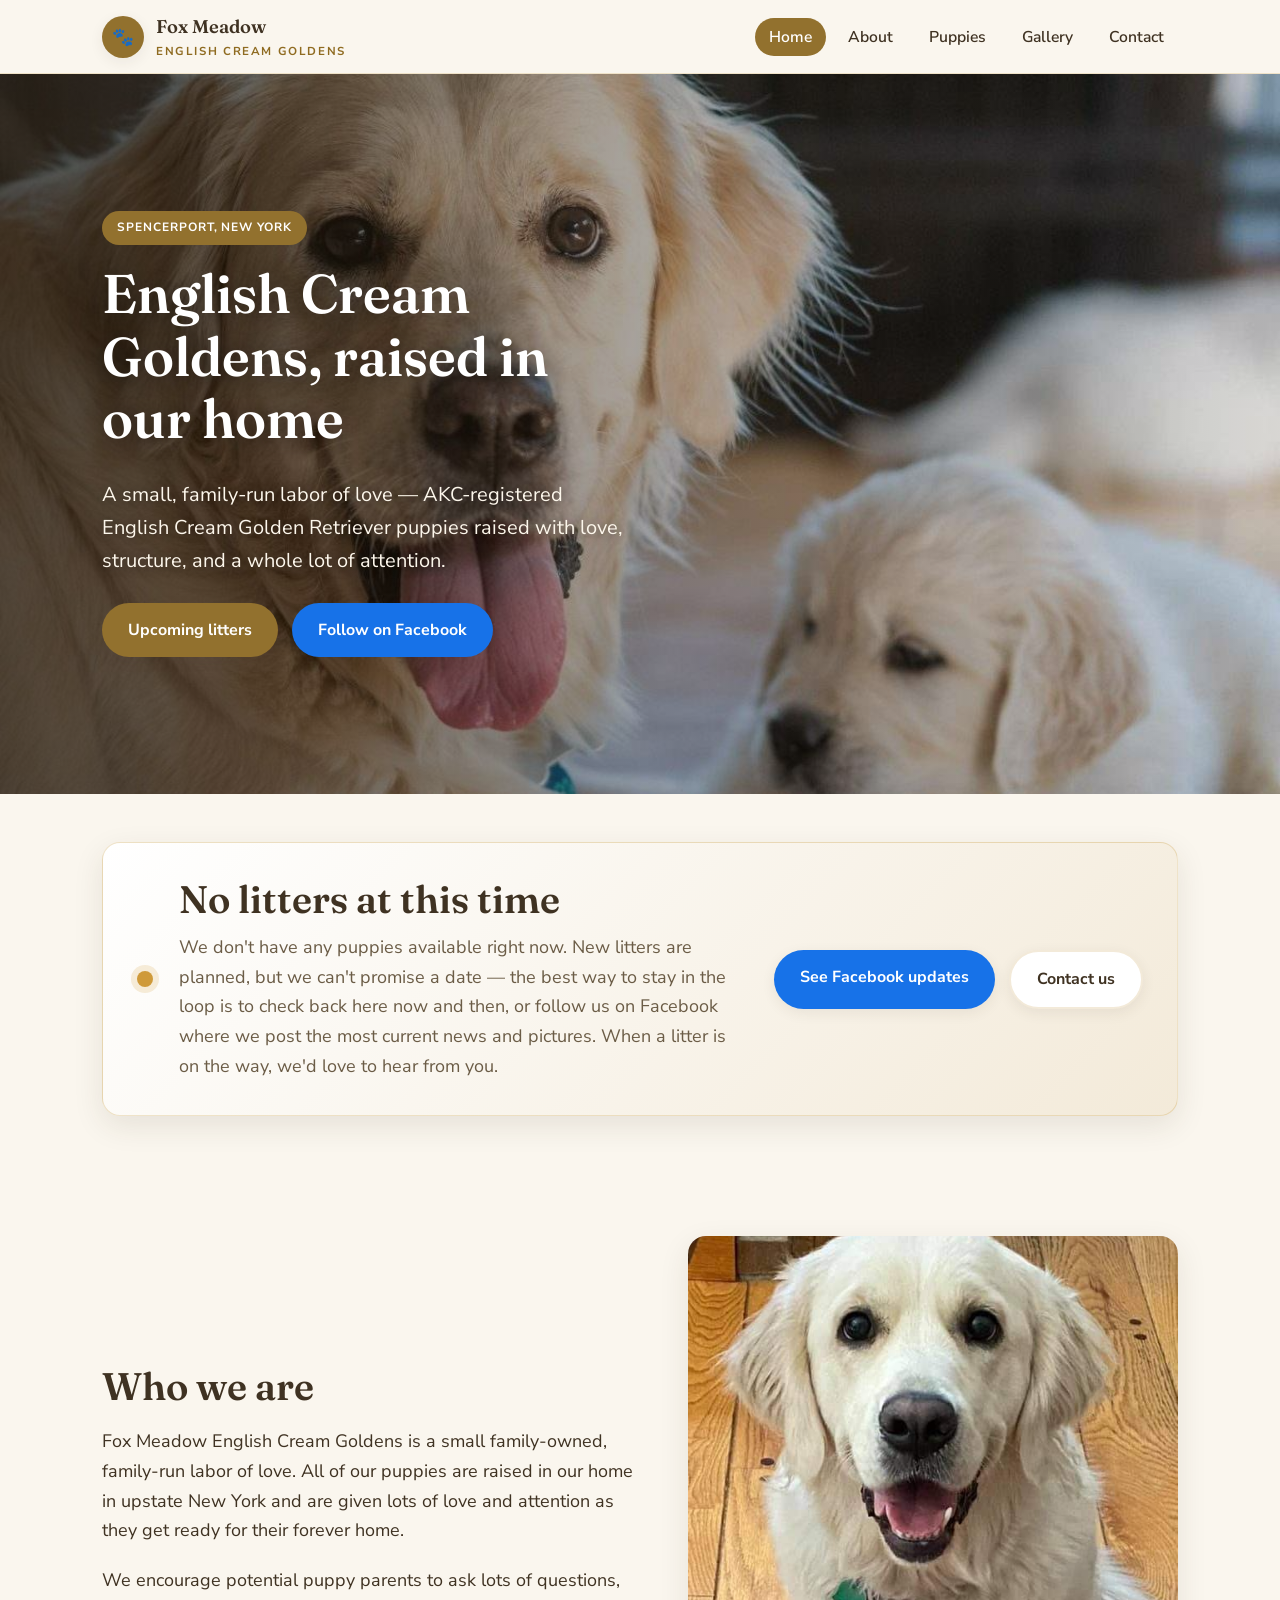
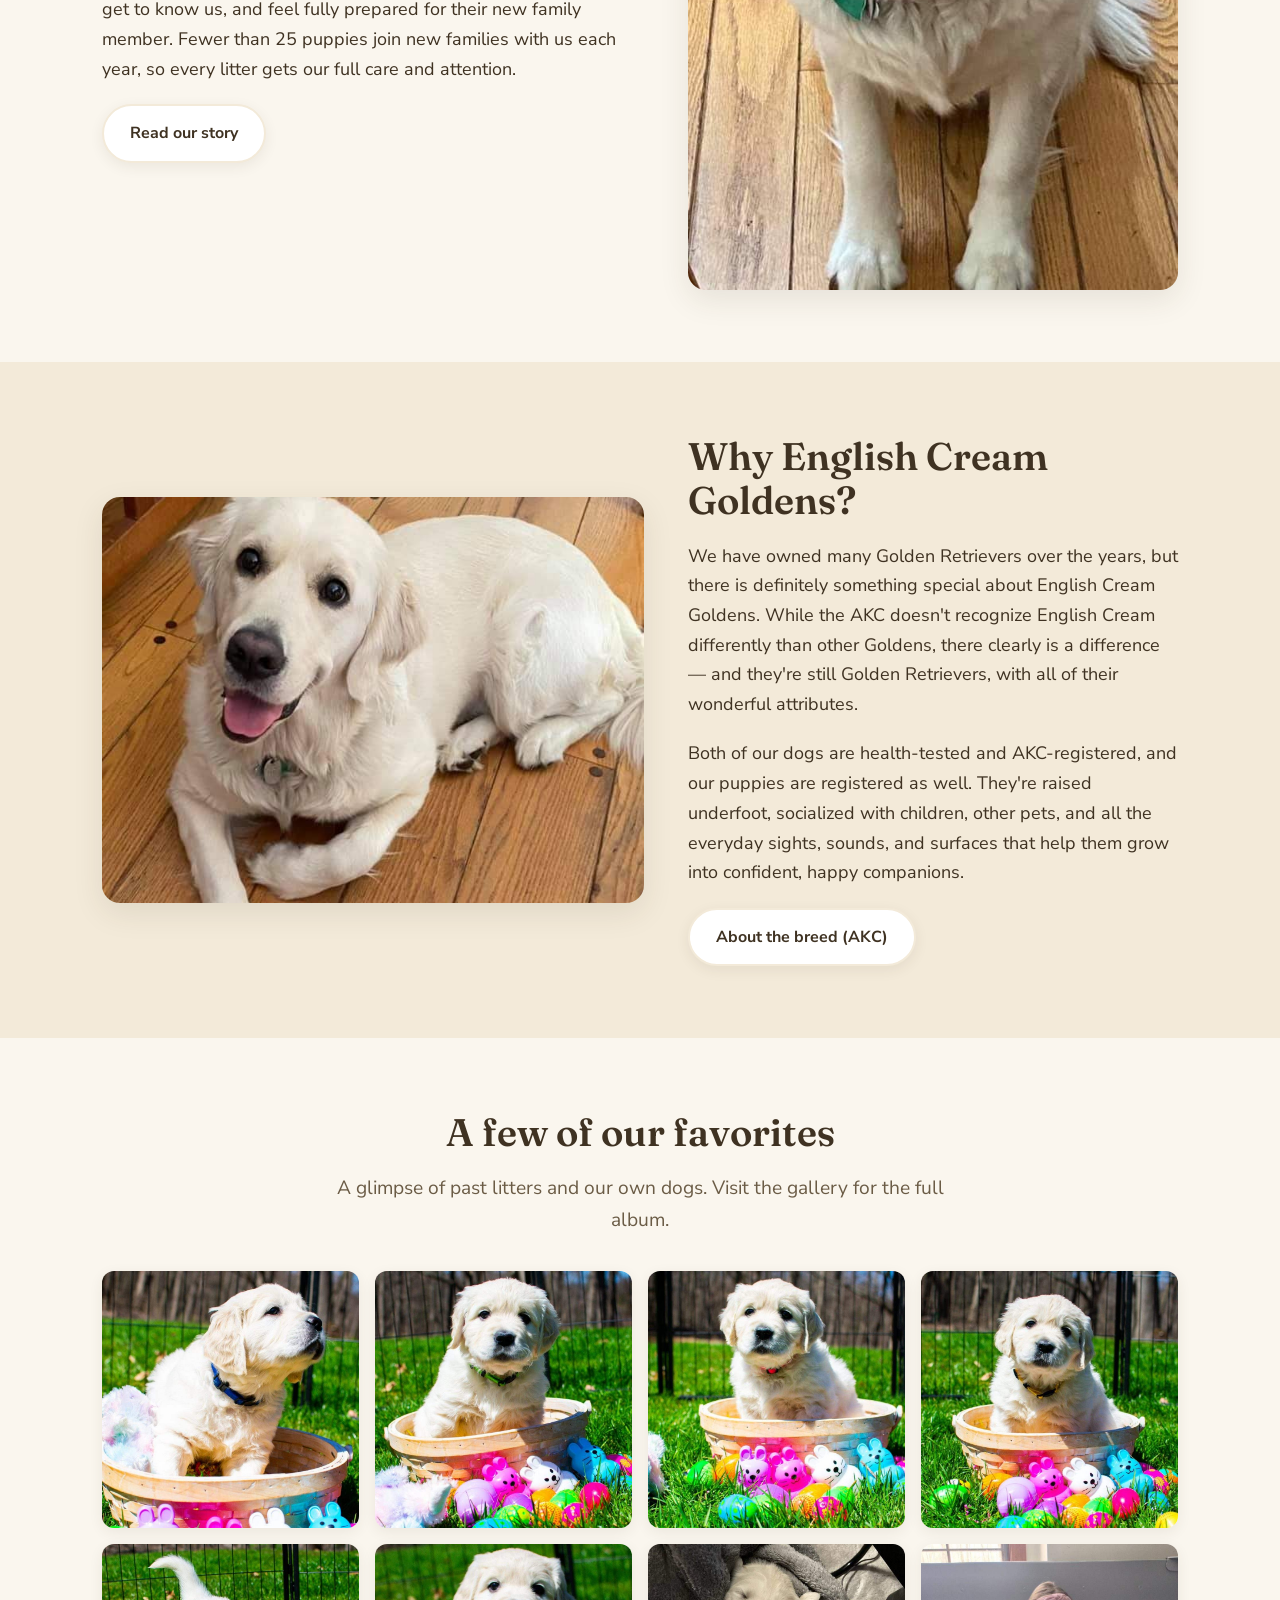
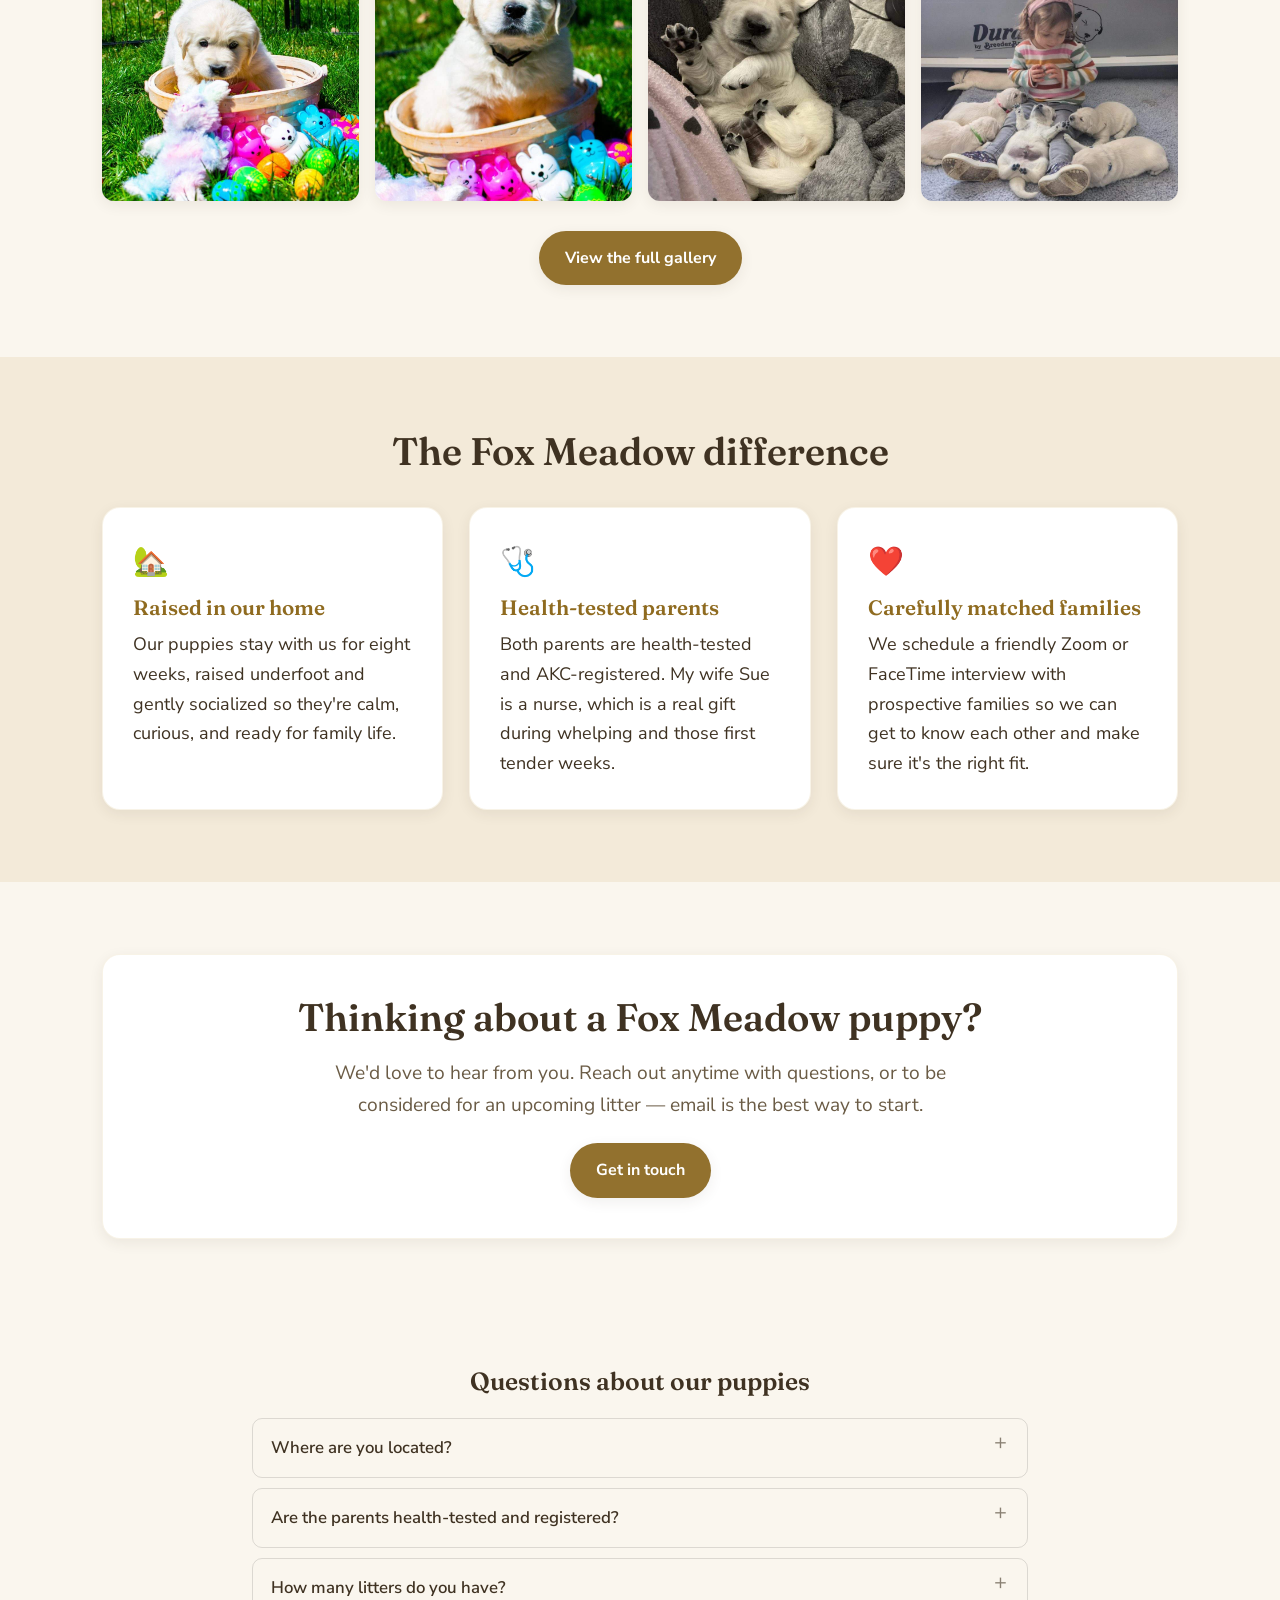
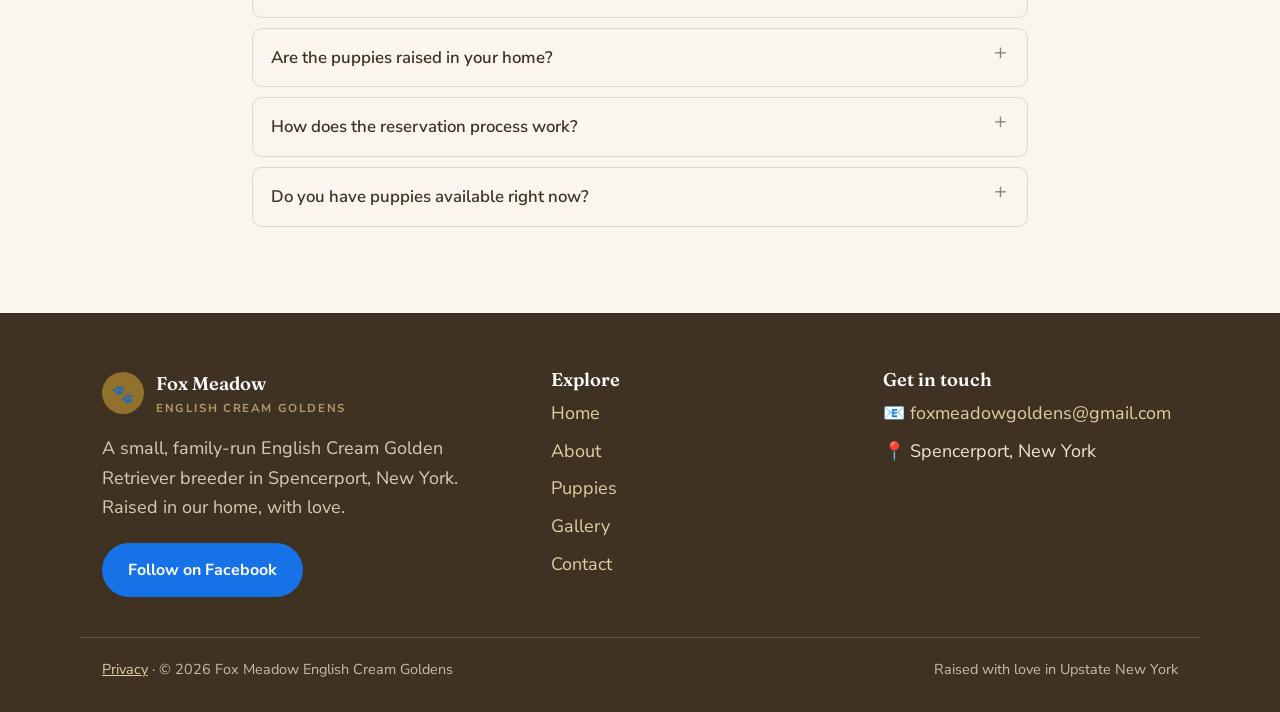
<file: index.html>
<!DOCTYPE html>
<html lang="en">
<head>
<meta charset="utf-8">
<meta name="viewport" content="width=device-width, initial-scale=1">
  <meta name="google-site-verification" content="7u1mhOYaZez55NbOx_scRVR1MkPyaxn5GvzT-QZ9NzU">
<title>Fox Meadow English Cream Goldens | Puppies in Spencerport, NY</title>
<meta name="description" content="Fox Meadow English Cream Goldens: family-run breeders of AKC-registered English Cream Golden Retriever puppies raised at home in Spencerport, NY.">
<link rel="icon" href="/favicon.svg" type="image/svg+xml">
<link rel="preconnect" href="https://fonts.googleapis.com">
<link rel="preconnect" href="https://fonts.gstatic.com" crossorigin>
<link href="https://fonts.googleapis.com/css2?family=Fraunces:opsz,wght@9..144,500;9..144,600;9..144,700&family=Nunito+Sans:wght@400;600;700;800&display=swap" rel="stylesheet">
<link rel="stylesheet" href="/styles.css?v=20260815b">
<meta property="og:title" content="Fox Meadow English Cream Goldens">
<meta property="og:description" content="A small, family-run breeder of English Cream Golden Retriever puppies in Spencerport, New York.">
<meta property="og:type" content="website">
<meta property="og:image" content="https://foxmeadowgoldens.com/images/297217473_125051166911435_3986856135159464982_n.jpg">
  <link rel="canonical" href="https://foxmeadowgoldens.com/">
  <meta name="robots" content="index, follow, max-image-preview:large">
  <meta property="og:url" content="https://foxmeadowgoldens.com/">
  <meta property="og:site_name" content="Fox Meadow English Cream Goldens">
  <meta name="twitter:card" content="summary_large_image">
  <script type="application/ld+json">{"@context":"https://schema.org","@type":"LocalBusiness","@id":"https://foxmeadowgoldens.com/#business","name":"Fox Meadow English Cream Goldens","description":"A small, family-run breeder of AKC-registered English Cream Golden Retriever puppies, raised at home in Spencerport, New York.","url":"https://foxmeadowgoldens.com/","email":"foxmeadowgoldens@gmail.com","image":"https://foxmeadowgoldens.com/images/297217473_125051166911435_3986856135159464982_n.jpg","address":{"@type":"PostalAddress","addressLocality":"Spencerport","addressRegion":"NY","addressCountry":"US"},"areaServed":{"@type":"Country","name":"United States"},"knowsAbout":"English Cream Golden Retriever puppies","sameAs":["https://www.facebook.com/profile.php?id=100082196559091","https://maps.google.com/?cid=14799328737030072726","https://www.gooddog.com/breeders/fox-meadow-english-cream-goldens-new-york"]}</script>
  <script type="application/ld+json">{"@context":"https://schema.org","@type":"FAQPage","mainEntity":[{"@type":"Question","name":"Where are you located?","acceptedAnswer":{"@type":"Answer","text":"We raise our puppies in our home in Spencerport, New York, just outside Rochester."}},{"@type":"Question","name":"Are the parents health-tested and registered?","acceptedAnswer":{"@type":"Answer","text":"Yes. Both of our dogs, Rosie and Axel, are health-tested and AKC-registered, and every puppy we place is registered as well."}},{"@type":"Question","name":"How many litters do you have?","acceptedAnswer":{"@type":"Answer","text":"We are a small, family-run program — fewer than 25 puppies join new families with us each year, so every litter gets our full attention."}},{"@type":"Question","name":"Are the puppies raised in your home?","acceptedAnswer":{"@type":"Answer","text":"Yes. Our puppies are raised underfoot in our home and gently socialized, and they stay with us for eight weeks before going to their families."}},{"@type":"Question","name":"How does the reservation process work?","acceptedAnswer":{"@type":"Answer","text":"It is a simple, friendly process: first reach out by email to introduce yourself, then we set up a Zoom or FaceTime chat to get to know each other and make sure it is the right fit, and when a litter is ready your puppy comes home."}},{"@type":"Question","name":"Do you have puppies available right now?","acceptedAnswer":{"@type":"Answer","text":"Availability changes with each litter. When we do not have a current litter, the best way to stay in the loop is to check back here or follow us on Facebook, where we post the latest news and pictures first."}}]}</script>
</head>
<body>


  <a class="skip-link" href="#main">Skip to main content</a>
<!-- ===== HEADER (same on every page) ===== -->
<header class="site-header">
  <nav class="nav" aria-label="Primary">
    <a class="brand" href="/" aria-current="page">
      <span class="mark">🐾</span>
      <span>Fox Meadow<small>English Cream Goldens</small></span>
    </a>
    <button type="button" class="hamburger" aria-label="Menu" aria-expanded="false" aria-controls="nav-links"><span></span><span></span><span></span></button>
    <ul class="nav-links" id="nav-links">
      <li><a href="/" class="active" aria-current="page">Home</a></li>
      <li><a href="/about">About</a></li>
      <li><a href="/puppies">Puppies</a></li>
      <li><a href="/gallery">Gallery</a></li>
      <li><a href="/contact">Contact</a></li>
    </ul>
  </nav>
</header>

  <main id="main">

<!-- ===== HERO ===== -->
<section class="hero" style="min-height:min(82vh,720px)">
  <img class="hero-img" src="/images/297217473_125051166911435_3986856135159464982_n.jpg" alt="A Fox Meadow English Cream Golden mother with one of her puppies" style="object-position:center 78%" decoding="async" width="1200" height="900">
  <div class="overlay"></div>
  <div class="hero-inner">
    <span class="kicker">Spencerport, New York</span>
    <h1>English Cream Goldens, raised in our home</h1>
    <p>A small, family-run labor of love — AKC-registered English Cream Golden Retriever puppies raised with love, structure, and a whole lot of attention.</p>
    <div class="btn-row" style="margin-top:26px">
      <a class="btn" href="/puppies">Upcoming litters</a>
      <a class="btn fb" href="https://www.facebook.com/profile.php?id=100082196559091" target="_blank" rel="noopener">Follow on Facebook</a>
    </div>
  </div>
</section>

<!-- ===== AVAILABILITY STATUS =====
     TO UPDATE WHEN A NEW LITTER ARRIVES: edit the text inside this box
     (and see puppies.html for the full availability page). -->
<section class="section tight">
  <div class="wrap">
    <div class="status">
      <span class="dot"></span>
      <div class="status-body">
        <h2>No litters at this time</h2>
        <p>We don't have any puppies available right now. New litters are planned, but we can't promise a date — the best way to stay in the loop is to check back here now and then, or follow us on Facebook where we post the most current news and pictures. When a litter is on the way, we'd love to hear from you.</p>
      </div>
      <div class="btn-row">
        <a class="btn fb" href="https://www.facebook.com/profile.php?id=100082196559091" target="_blank" rel="noopener">See Facebook updates</a>
        <a class="btn secondary" href="/contact">Contact us</a>
      </div>
    </div>
  </div>
</section>

<!-- ===== WHO WE ARE ===== -->
<section class="section">
  <div class="wrap split">
    <div class="txt">
      <h2>Who we are</h2>
      <p>Fox Meadow English Cream Goldens is a small family-owned, family-run labor of love. All of our puppies are raised in our home in upstate New York and are given lots of love and attention as they get ready for their forever home.</p>
      <p>We encourage potential puppy parents to ask lots of questions, get to know us, and feel fully prepared for their new family member. Fewer than 25 puppies join new families with us each year, so every litter gets our full care and attention.</p>
      <a class="btn secondary" href="/about">Read our story</a>
    </div>
    <div class="media portrait">
      <img src="/images/219307968_4825844117431401_7814115670434418334_n-1.jpg" alt="An adult English Cream Golden Retriever at Fox Meadow" loading="lazy" decoding="async" width="588" height="960">
    </div>
  </div>
</section>

<!-- ===== WHY ENGLISH CREAM ===== -->
<section class="section alt-bg">
  <div class="wrap split rev">
    <div class="txt">
      <h2>Why English Cream Goldens?</h2>
      <p>We have owned many Golden Retrievers over the years, but there is definitely something special about English Cream Goldens. While the AKC doesn't recognize English Cream differently than other Goldens, there clearly is a difference — and they're still Golden Retrievers, with all of their wonderful attributes.</p>
      <p>Both of our dogs are health-tested and AKC-registered, and our puppies are registered as well. They're raised underfoot, socialized with children, other pets, and all the everyday sights, sounds, and surfaces that help them grow into confident, happy companions.</p>
      <a class="btn secondary" href="https://www.akc.org/dog-breeds/golden-retriever/" target="_blank" rel="noopener">About the breed (AKC)</a>
    </div>
    <div class="media">
      <img src="/images/218857018_4825844177431395_8302918133354201489_n.jpg" alt="A happy English Cream Golden Retriever smiling" loading="lazy" decoding="async" width="682" height="960">
    </div>
  </div>
</section>

<!-- ===== FEATURED PHOTOS ===== -->
<section class="section">
  <div class="wrap">
    <div class="center" style="margin-bottom:34px">
      <h2>A few of our favorites</h2>
      <p class="lead">A glimpse of past litters and our own dogs. Visit the gallery for the full album.</p>
    </div>
    <div class="photo-strip">
      <a href="/images/blue-1.jpg"><img src="/images/blue-1.jpg" alt="English Cream Golden puppy" loading="lazy" decoding="async" width="1200" height="904"></a>
      <a href="/images/green.jpg"><img src="/images/green.jpg" alt="English Cream Golden puppy" loading="lazy" decoding="async" width="1200" height="874"></a>
      <a href="/images/pink.jpg"><img src="/images/pink.jpg" alt="English Cream Golden puppy" loading="lazy" decoding="async" width="1200" height="823"></a>
      <a href="/images/yellow.jpg"><img src="/images/yellow.jpg" alt="English Cream Golden puppy" loading="lazy" decoding="async" width="1200" height="872"></a>
      <a href="/images/red.jpg"><img src="/images/red.jpg" alt="English Cream Golden puppy" loading="lazy" decoding="async" width="1200" height="1016"></a>
      <a href="/images/black.jpg"><img src="/images/black.jpg" alt="English Cream Golden puppy" loading="lazy" decoding="async" width="1200" height="900"></a>
      <a href="/images/img_8620-scaled.jpg"><img src="/images/img_8620-scaled.jpg" alt="Mother golden with her litter" loading="lazy" decoding="async" width="900" height="1200"></a>
      <a href="/images/image000000.jpg"><img src="/images/image000000.jpg" alt="English Cream Golden puppy" loading="lazy" decoding="async" width="1200" height="900"></a>
    </div>
    <div class="center" style="margin-top:30px">
      <a class="btn" href="/gallery">View the full gallery</a>
    </div>
  </div>
</section>

<!-- ===== THE FOX MEADOW DIFFERENCE ===== -->
<section class="section alt-bg">
  <div class="wrap">
    <div class="center" style="margin-bottom:34px"><h2>The Fox Meadow difference</h2></div>
    <div class="grid three">
      <div class="card"><div class="icon">🏡</div><h3>Raised in our home</h3><p>Our puppies stay with us for eight weeks, raised underfoot and gently socialized so they're calm, curious, and ready for family life.</p></div>
      <div class="card"><div class="icon">🩺</div><h3>Health-tested parents</h3><p>Both parents are health-tested and AKC-registered. My wife Sue is a nurse, which is a real gift during whelping and those first tender weeks.</p></div>
      <div class="card"><div class="icon">❤️</div><h3>Carefully matched families</h3><p>We schedule a friendly Zoom or FaceTime interview with prospective families so we can get to know each other and make sure it's the right fit.</p></div>
    </div>
  </div>
</section>

<!-- ===== CTA ===== -->
<section class="section">
  <div class="wrap">
    <div class="soft-panel center">
      <h2>Thinking about a Fox Meadow puppy?</h2>
      <p class="lead">We'd love to hear from you. Reach out anytime with questions, or to be considered for an upcoming litter — email is the best way to start.</p>
      <div class="btn-row center" style="margin-top:22px">
        <a class="btn" href="/contact">Get in touch</a>
      </div>
    </div>
  </div>
</section>

<!-- ===== FOOTER (same on every page) ===== -->

<!-- SEO FAQ -->
<section class="faq-seo" aria-label="Frequently asked questions">
<style>.faq-seo{max-width:820px;margin:0 auto;padding:56px 22px}.faq-seo>h2{font-size:1.55rem;margin:0 0 22px;text-align:center;line-height:1.2}.faq-seo details{border:1px solid rgba(0,0,0,.12);border-radius:10px;padding:0 18px;margin:10px 0}.faq-seo summary{cursor:pointer;font-weight:600;padding:15px 0;list-style:none;font-size:1.05rem;position:relative;padding-right:28px}.faq-seo summary::-webkit-details-marker{display:none}.faq-seo summary::after{content:"+";position:absolute;right:2px;top:13px;font-weight:400;font-size:1.35rem;line-height:1;opacity:.6}.faq-seo details[open] summary::after{content:"\2013"}.faq-seo details p{margin:0 0 16px;line-height:1.62;opacity:.85}</style>
<h2>Questions about our puppies</h2>
<details><summary>Where are you located?</summary><p>We raise our puppies in our home in Spencerport, New York, just outside Rochester.</p></details>
<details><summary>Are the parents health-tested and registered?</summary><p>Yes. Both of our dogs, Rosie and Axel, are health-tested and AKC-registered, and every puppy we place is registered as well.</p></details>
<details><summary>How many litters do you have?</summary><p>We are a small, family-run program — fewer than 25 puppies join new families with us each year, so every litter gets our full attention.</p></details>
<details><summary>Are the puppies raised in your home?</summary><p>Yes. Our puppies are raised underfoot in our home and gently socialized, and they stay with us for eight weeks before going to their families.</p></details>
<details><summary>How does the reservation process work?</summary><p>It is a simple, friendly process: first reach out by email to introduce yourself, then we set up a Zoom or FaceTime chat to get to know each other and make sure it is the right fit, and when a litter is ready your puppy comes home.</p></details>
<details><summary>Do you have puppies available right now?</summary><p>Availability changes with each litter. When we do not have a current litter, the best way to stay in the loop is to check back here or follow us on Facebook, where we post the latest news and pictures first.</p></details>
</section>
</main>

<footer class="site-footer">
  <div class="wrap footer-grid">
    <div>
      <a class="brand" href="/" style="color:#fff" aria-current="page"><span class="mark">🐾</span><span>Fox Meadow<small>English Cream Goldens</small></span></a>
      <p style="margin-top:16px;color:#d8ccb4">A small, family-run English Cream Golden Retriever breeder in Spencerport, New York. Raised in our home, with love.</p>
      <a class="btn fb" href="https://www.facebook.com/profile.php?id=100082196559091" target="_blank" rel="noopener">Follow on Facebook</a>
    </div>
    <div>
      <h3>Explore</h3>
      <ul>
        <li><a href="/" aria-current="page">Home</a></li>
        <li><a href="/about">About</a></li>
        <li><a href="/puppies">Puppies</a></li>
        <li><a href="/gallery">Gallery</a></li>
        <li><a href="/contact">Contact</a></li>
      </ul>
    </div>
    <div>
      <h3>Get in touch</h3>
      <ul>
        <li>📧 <a href="mailto:foxmeadowgoldens@gmail.com">foxmeadowgoldens@gmail.com</a></li>
        <li>📍 Spencerport, New York</li>
      </ul>
    </div>
  </div>
  <div class="wrap footer-bottom">
    <span><a href="/privacy">Privacy</a> &middot; © 2026 Fox Meadow English Cream Goldens</span>
    <span>Raised with love in Upstate New York</span>
  </div>
</footer>

  <script>
    var t = document.querySelector('.hamburger');
    var m = document.getElementById('nav-links');
    if (t && m) t.addEventListener('click', function () {
      var open = m.classList.toggle('open');
      t.setAttribute('aria-expanded', open);
    });
  </script>

</body>
</html>
</file>
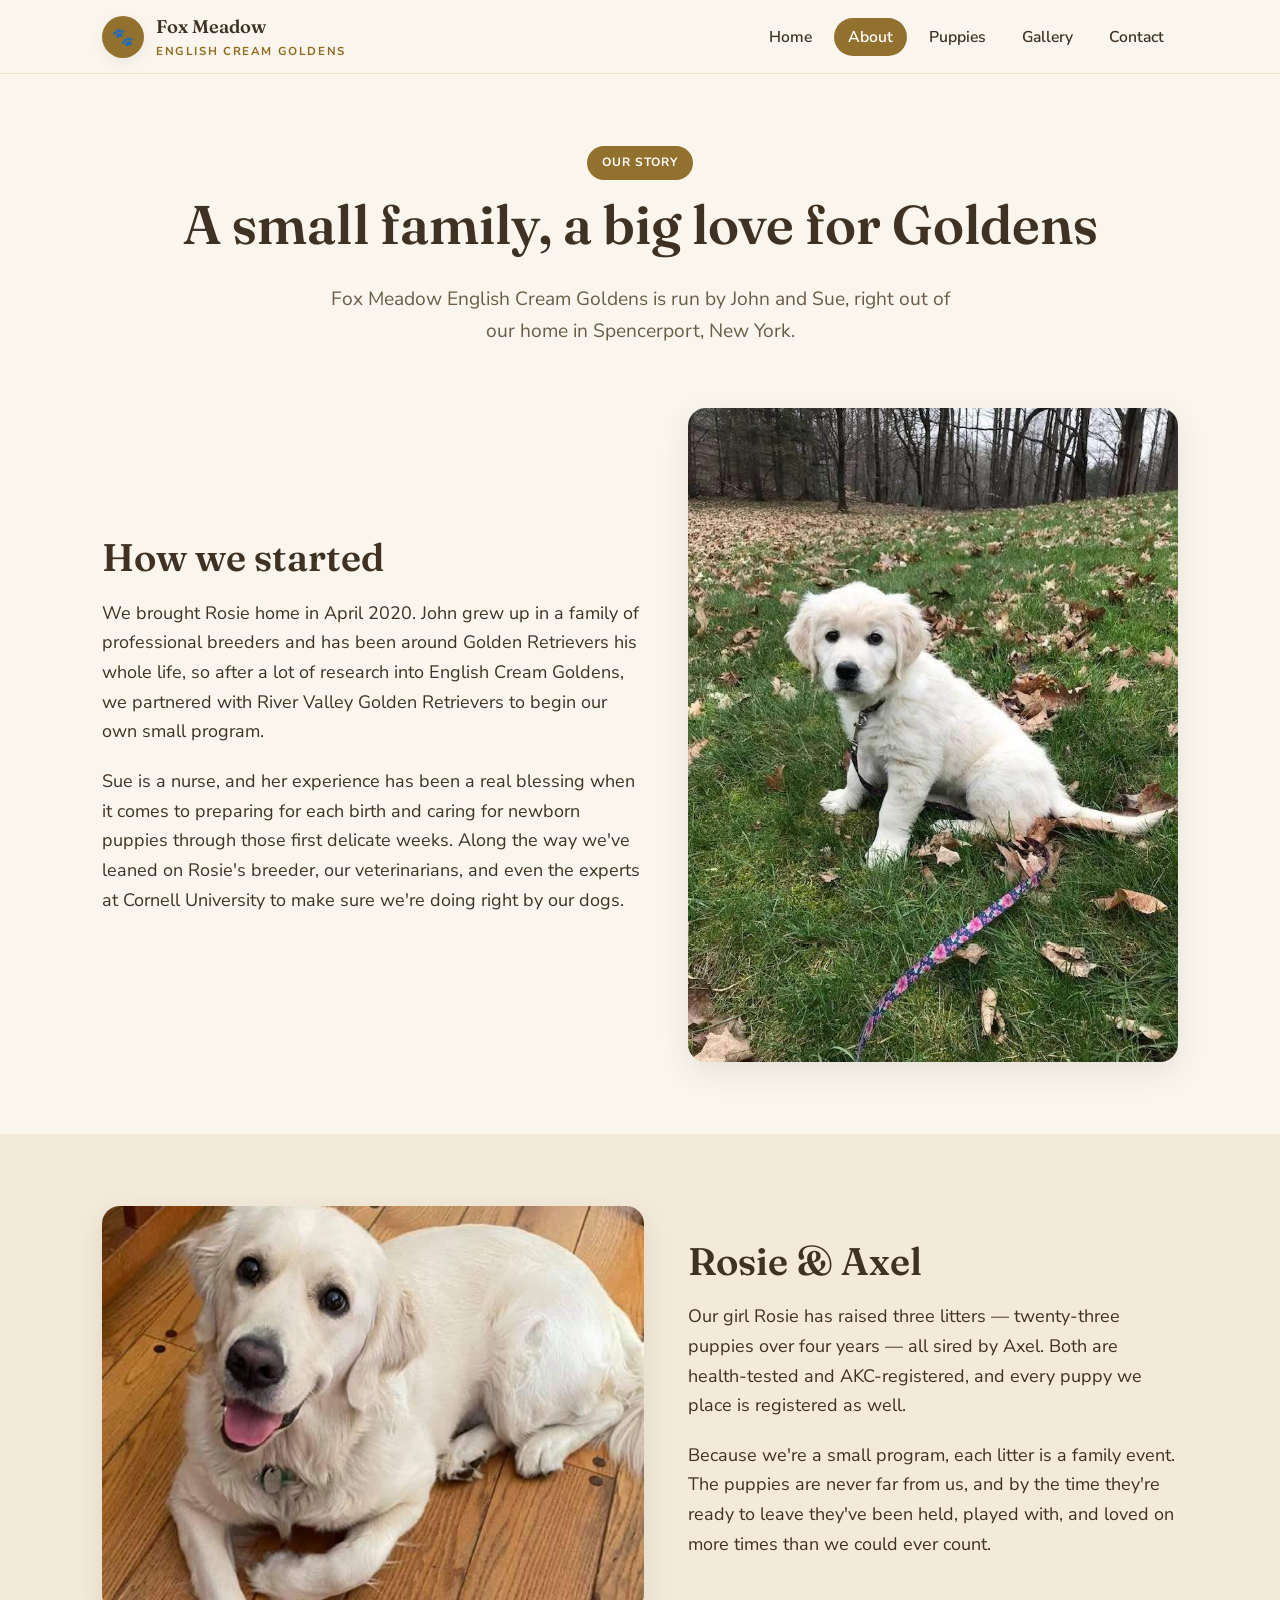
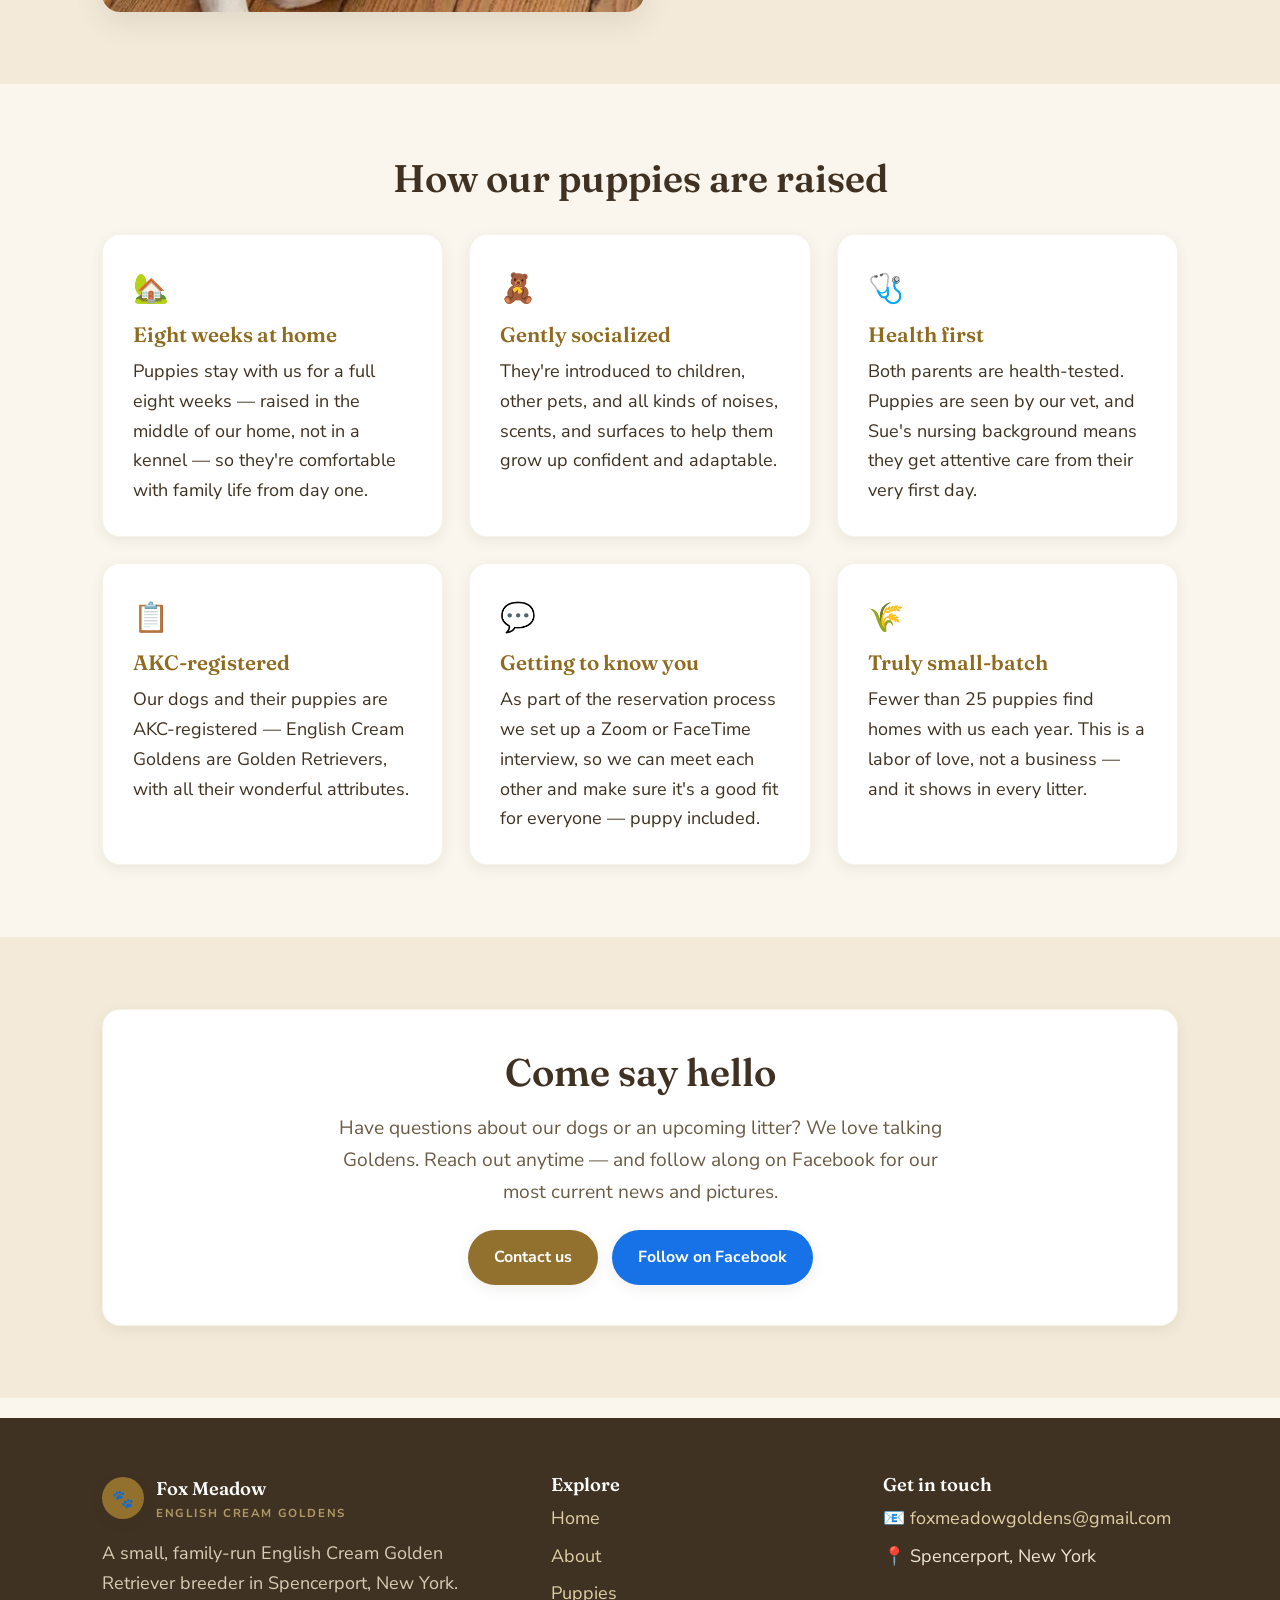
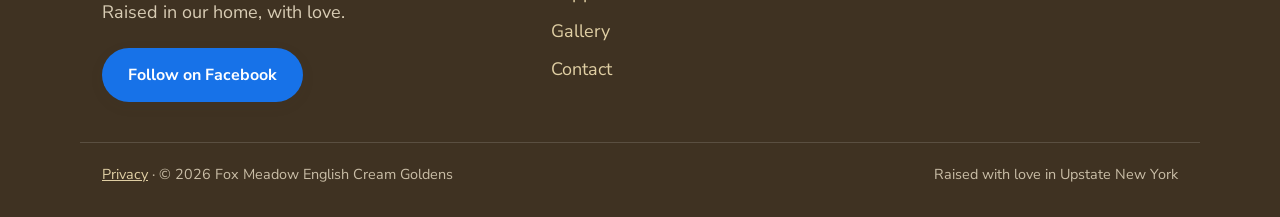
<file: about.html>
<!DOCTYPE html>
<html lang="en">
<head>
<meta charset="utf-8">
<meta name="viewport" content="width=device-width, initial-scale=1">
<title>About Us | Fox Meadow English Cream Goldens</title>
<meta name="description" content="Meet John and Sue of Fox Meadow English Cream Goldens, raising AKC-registered Golden Retriever puppies at home in Spencerport, New York.">
<link rel="icon" href="/favicon.svg" type="image/svg+xml">
<link rel="preconnect" href="https://fonts.googleapis.com">
<link rel="preconnect" href="https://fonts.gstatic.com" crossorigin>
<link href="https://fonts.googleapis.com/css2?family=Fraunces:opsz,wght@9..144,500;9..144,600;9..144,700&family=Nunito+Sans:wght@400;600;700;800&display=swap" rel="stylesheet">
<link rel="stylesheet" href="/styles.css?v=20260815b">
  <link rel="canonical" href="https://foxmeadowgoldens.com/about">
  <meta name="robots" content="index, follow, max-image-preview:large">
  <meta property="og:title" content="About Us | Fox Meadow English Cream Goldens">
  <meta property="og:description" content="Meet John and Sue of Fox Meadow English Cream Goldens — a small, family-run English Cream Golden Retriever breeder in Spencerport, New York, raising AKC-registered puppies in our home.">
  <meta property="og:type" content="website">
  <meta property="og:url" content="https://foxmeadowgoldens.com/about">
  <meta property="og:site_name" content="Fox Meadow English Cream Goldens">
  <meta property="og:image" content="https://foxmeadowgoldens.com/images/297217473_125051166911435_3986856135159464982_n.jpg">
  <meta name="twitter:card" content="summary_large_image">
  <script type="application/ld+json">{"@context":"https://schema.org","@type":"BreadcrumbList","itemListElement":[{"@type":"ListItem","position":1,"name":"Home","item":"https://foxmeadowgoldens.com/"},{"@type":"ListItem","position":2,"name":"About Us","item":"https://foxmeadowgoldens.com/about"}]}</script>
</head>
<body>


  <a class="skip-link" href="#main">Skip to main content</a>
<header class="site-header">
  <nav class="nav" aria-label="Primary">
    <a class="brand" href="/"><span class="mark">🐾</span><span>Fox Meadow<small>English Cream Goldens</small></span></a>
    <button type="button" class="hamburger" aria-label="Menu" aria-expanded="false" aria-controls="nav-links"><span></span><span></span><span></span></button>
    <ul class="nav-links" id="nav-links">
      <li><a href="/">Home</a></li>
      <li><a href="/about" class="active" aria-current="page">About</a></li>
      <li><a href="/puppies">Puppies</a></li>
      <li><a href="/gallery">Gallery</a></li>
      <li><a href="/contact">Contact</a></li>
    </ul>
  </nav>
</header>

  <main id="main">

<section class="section" style="padding-bottom:20px">
  <div class="wrap center">
    <span class="kicker" style="background:var(--gold-btn);color:#fff;display:inline-block;padding:7px 15px;border-radius:999px;font-weight:700;letter-spacing:.08em;text-transform:uppercase;font-size:.75rem;margin-bottom:14px">Our Story</span>
    <h1>A small family, a big love for Goldens</h1>
    <p class="lead">Fox Meadow English Cream Goldens is run by John and Sue, right out of our home in Spencerport, New York.</p>
  </div>
</section>

<section class="section" style="padding-top:20px">
  <div class="wrap split">
    <div class="txt">
      <h2>How we started</h2>
      <p>We brought Rosie home in April 2020. John grew up in a family of professional breeders and has been around Golden Retrievers his whole life, so after a lot of research into English Cream Goldens, we partnered with River Valley Golden Retrievers to begin our own small program.</p>
      <p>Sue is a nurse, and her experience has been a real blessing when it comes to preparing for each birth and caring for newborn puppies through those first delicate weeks. Along the way we've leaned on Rosie's breeder, our veterinarians, and even the experts at Cornell University to make sure we're doing right by our dogs.</p>
    </div>
    <div class="media portrait">
      <img src="/images/rosie-puppy-1.jpg" alt="Rosie as a young English Cream Golden Retriever" decoding="async" width="720" height="960">
    </div>
  </div>
</section>

<section class="section alt-bg">
  <div class="wrap split rev">
    <div class="txt">
      <h2>Rosie &amp; Axel</h2>
      <p>Our girl Rosie has raised three litters — twenty-three puppies over four years — all sired by Axel. Both are health-tested and AKC-registered, and every puppy we place is registered as well.</p>
      <p>Because we're a small program, each litter is a family event. The puppies are never far from us, and by the time they're ready to leave they've been held, played with, and loved on more times than we could ever count.</p>
    </div>
    <div class="media">
      <img src="/images/218857018_4825844177431395_8302918133354201489_n.jpg" alt="An adult English Cream Golden Retriever smiling" loading="lazy" decoding="async" width="682" height="960">
    </div>
  </div>
</section>

<section class="section">
  <div class="wrap">
    <div class="center" style="margin-bottom:34px"><h2>How our puppies are raised</h2></div>
    <div class="grid three">
      <div class="card"><div class="icon">🏡</div><h3>Eight weeks at home</h3><p>Puppies stay with us for a full eight weeks — raised in the middle of our home, not in a kennel — so they're comfortable with family life from day one.</p></div>
      <div class="card"><div class="icon">🧸</div><h3>Gently socialized</h3><p>They're introduced to children, other pets, and all kinds of noises, scents, and surfaces to help them grow up confident and adaptable.</p></div>
      <div class="card"><div class="icon">🩺</div><h3>Health first</h3><p>Both parents are health-tested. Puppies are seen by our vet, and Sue's nursing background means they get attentive care from their very first day.</p></div>
      <div class="card"><div class="icon">📋</div><h3>AKC-registered</h3><p>Our dogs and their puppies are AKC-registered — English Cream Goldens are Golden Retrievers, with all their wonderful attributes.</p></div>
      <div class="card"><div class="icon">💬</div><h3>Getting to know you</h3><p>As part of the reservation process we set up a Zoom or FaceTime interview, so we can meet each other and make sure it's a good fit for everyone — puppy included.</p></div>
      <div class="card"><div class="icon">🌾</div><h3>Truly small-batch</h3><p>Fewer than 25 puppies find homes with us each year. This is a labor of love, not a business — and it shows in every litter.</p></div>
    </div>
  </div>
</section>

<section class="section alt-bg">
  <div class="wrap">
    <div class="soft-panel center">
      <h2>Come say hello</h2>
      <p class="lead">Have questions about our dogs or an upcoming litter? We love talking Goldens. Reach out anytime — and follow along on Facebook for our most current news and pictures.</p>
      <div class="btn-row center" style="margin-top:22px">
        <a class="btn" href="/contact">Contact us</a>
        <a class="btn fb" href="https://www.facebook.com/profile.php?id=100082196559091" target="_blank" rel="noopener">Follow on Facebook</a>
      </div>
    </div>
  </div>
</section>

</main>


<footer class="site-footer">
  <div class="wrap footer-grid">
    <div>
      <a class="brand" href="/" style="color:#fff"><span class="mark">🐾</span><span>Fox Meadow<small>English Cream Goldens</small></span></a>
      <p style="margin-top:16px;color:#d8ccb4">A small, family-run English Cream Golden Retriever breeder in Spencerport, New York. Raised in our home, with love.</p>
      <a class="btn fb" href="https://www.facebook.com/profile.php?id=100082196559091" target="_blank" rel="noopener">Follow on Facebook</a>
    </div>
    <div>
      <h3>Explore</h3>
      <ul>
        <li><a href="/">Home</a></li>
        <li><a href="/about" aria-current="page">About</a></li>
        <li><a href="/puppies">Puppies</a></li>
        <li><a href="/gallery">Gallery</a></li>
        <li><a href="/contact">Contact</a></li>
      </ul>
    </div>
    <div>
      <h3>Get in touch</h3>
      <ul>
        <li>📧 <a href="mailto:foxmeadowgoldens@gmail.com">foxmeadowgoldens@gmail.com</a></li>
        <li>📍 Spencerport, New York</li>
      </ul>
    </div>
  </div>
  <div class="wrap footer-bottom">
    <span><a href="/privacy">Privacy</a> &middot; © 2026 Fox Meadow English Cream Goldens</span>
    <span>Raised with love in Upstate New York</span>
  </div>
</footer>

  <script>
    var t = document.querySelector('.hamburger');
    var m = document.getElementById('nav-links');
    if (t && m) t.addEventListener('click', function () {
      var open = m.classList.toggle('open');
      t.setAttribute('aria-expanded', open);
    });
  </script>

</body>
</html>
</file>
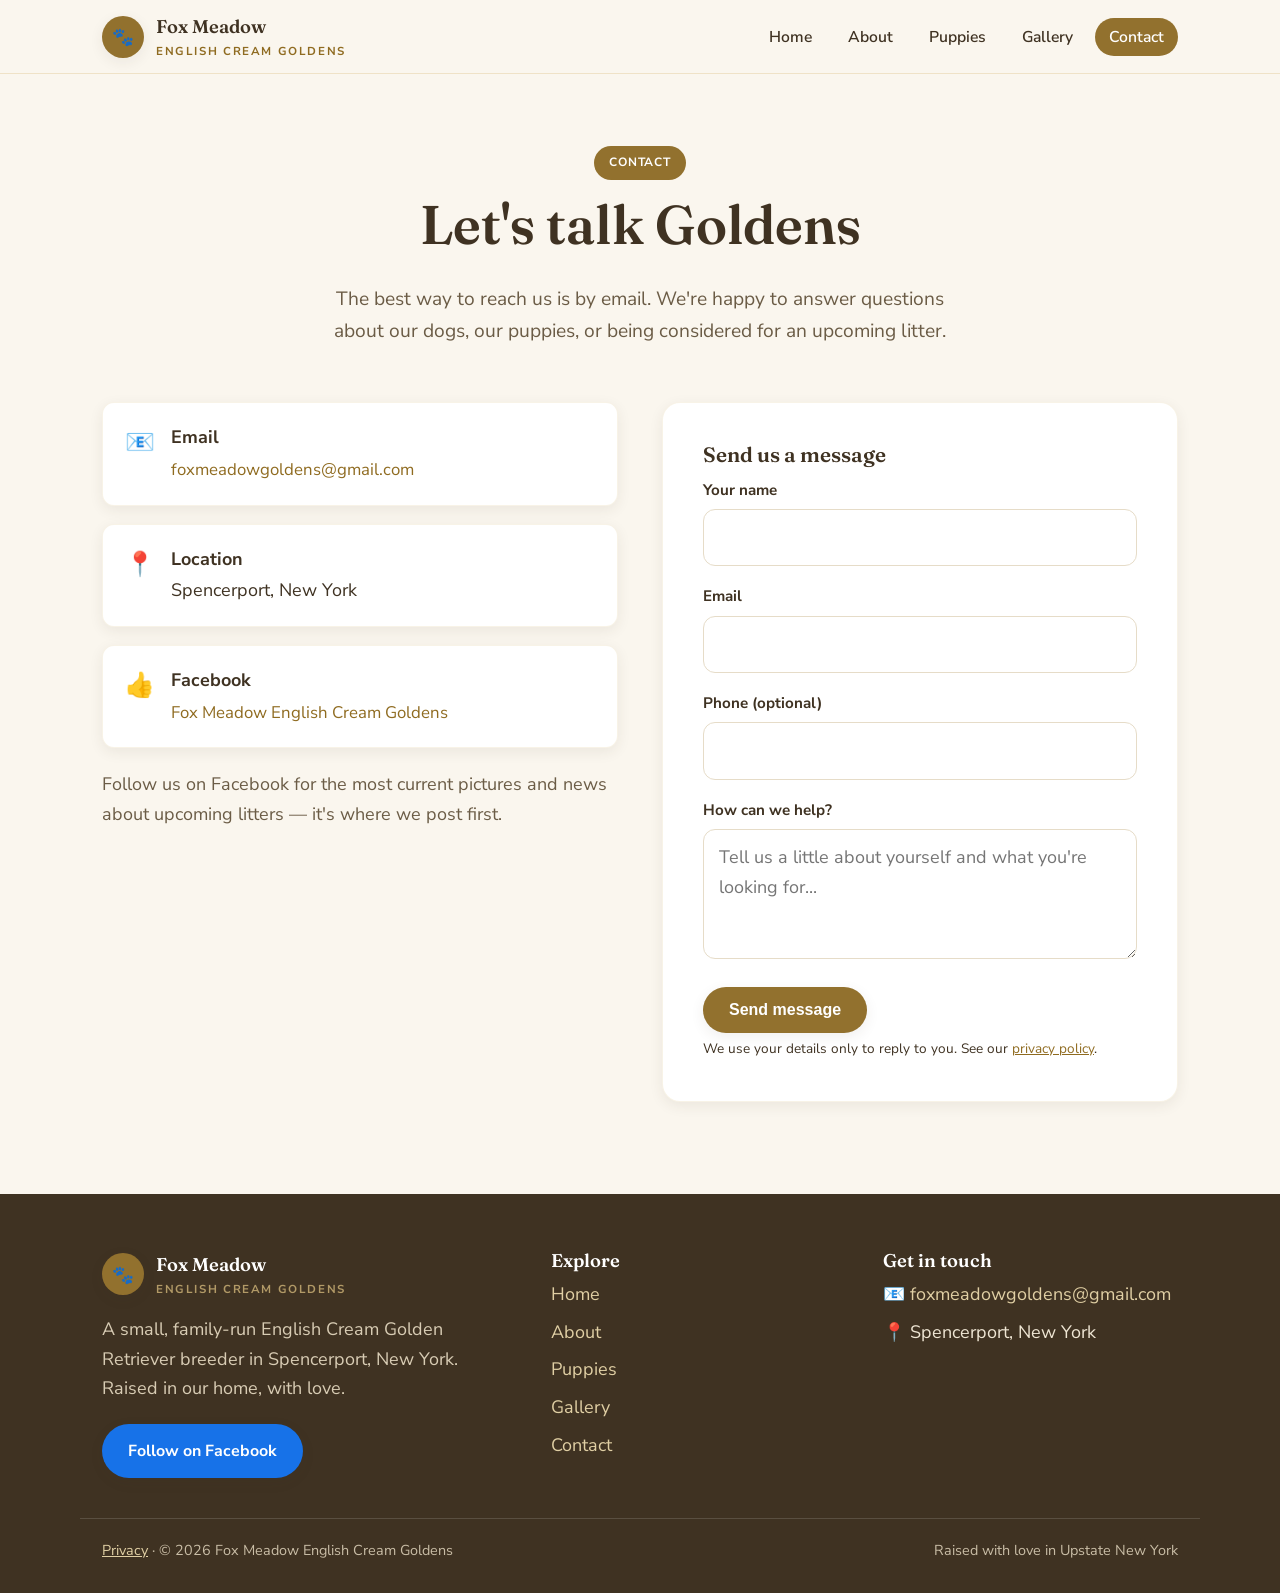
<file: contact.html>
<!DOCTYPE html>
<html lang="en">
<head>
<meta charset="utf-8">
<meta name="viewport" content="width=device-width, initial-scale=1">
<title>Contact | Fox Meadow English Cream Goldens</title>
<meta name="description" content="Get in touch with Fox Meadow English Cream Goldens in Spencerport, New York — email us or send a message about our English Cream Golden Retriever puppies.">
<link rel="icon" href="/favicon.svg" type="image/svg+xml">
<link rel="preconnect" href="https://fonts.googleapis.com">
<link rel="preconnect" href="https://fonts.gstatic.com" crossorigin>
<link href="https://fonts.googleapis.com/css2?family=Fraunces:opsz,wght@9..144,500;9..144,600;9..144,700&family=Nunito+Sans:wght@400;600;700;800&display=swap" rel="stylesheet">
<link rel="stylesheet" href="/styles.css?v=20260815b">
  <link rel="canonical" href="https://foxmeadowgoldens.com/contact">
  <meta name="robots" content="index, follow, max-image-preview:large">
  <meta property="og:title" content="Contact | Fox Meadow English Cream Goldens">
  <meta property="og:description" content="Get in touch with Fox Meadow English Cream Goldens in Spencerport, New York — email us or send a message about our English Cream Golden Retriever puppies.">
  <meta property="og:type" content="website">
  <meta property="og:url" content="https://foxmeadowgoldens.com/contact">
  <meta property="og:site_name" content="Fox Meadow English Cream Goldens">
  <meta property="og:image" content="https://foxmeadowgoldens.com/images/297217473_125051166911435_3986856135159464982_n.jpg">
  <meta name="twitter:card" content="summary_large_image">
  <script type="application/ld+json">{"@context":"https://schema.org","@type":"LocalBusiness","@id":"https://foxmeadowgoldens.com/#business","name":"Fox Meadow English Cream Goldens","description":"A small, family-run breeder of AKC-registered English Cream Golden Retriever puppies, raised at home in Spencerport, New York.","url":"https://foxmeadowgoldens.com/","email":"foxmeadowgoldens@gmail.com","image":"https://foxmeadowgoldens.com/images/297217473_125051166911435_3986856135159464982_n.jpg","address":{"@type":"PostalAddress","addressLocality":"Spencerport","addressRegion":"NY","addressCountry":"US"},"areaServed":{"@type":"Country","name":"United States"},"knowsAbout":"English Cream Golden Retriever puppies","sameAs":["https://www.facebook.com/profile.php?id=100082196559091","https://maps.google.com/?cid=14799328737030072726","https://www.gooddog.com/breeders/fox-meadow-english-cream-goldens-new-york"]}</script>
  <script type="application/ld+json">{"@context":"https://schema.org","@type":"BreadcrumbList","itemListElement":[{"@type":"ListItem","position":1,"name":"Home","item":"https://foxmeadowgoldens.com/"},{"@type":"ListItem","position":2,"name":"Contact","item":"https://foxmeadowgoldens.com/contact"}]}</script>
</head>
<body>


  <a class="skip-link" href="#main">Skip to main content</a>
<header class="site-header">
  <nav class="nav" aria-label="Primary">
    <a class="brand" href="/"><span class="mark">🐾</span><span>Fox Meadow<small>English Cream Goldens</small></span></a>
    <button type="button" class="hamburger" aria-label="Menu" aria-expanded="false" aria-controls="nav-links"><span></span><span></span><span></span></button>
    <ul class="nav-links" id="nav-links">
      <li><a href="/">Home</a></li>
      <li><a href="/about">About</a></li>
      <li><a href="/puppies">Puppies</a></li>
      <li><a href="/gallery">Gallery</a></li>
      <li><a href="/contact" class="active" aria-current="page">Contact</a></li>
    </ul>
  </nav>
</header>

  <main id="main">

<section class="section" style="padding-bottom:24px">
  <div class="wrap center">
    <span class="kicker" style="background:var(--gold-btn);color:#fff;display:inline-block;padding:7px 15px;border-radius:999px;font-weight:700;letter-spacing:.08em;text-transform:uppercase;font-size:.75rem;margin-bottom:14px">Contact</span>
    <h1>Let's talk Goldens</h1>
    <p class="lead">The best way to reach us is by email. We're happy to answer questions about our dogs, our puppies, or being considered for an upcoming litter.</p>
  </div>
</section>

<section class="section" style="padding-top:10px">
  <div class="wrap contact-grid">
    <div>
      <div class="contact-cards">
        <div class="contact-card"><span class="ic">📧</span><div><div class="l">Email</div><a href="mailto:foxmeadowgoldens@gmail.com">foxmeadowgoldens@gmail.com</a></div></div>
        <div class="contact-card"><span class="ic">📍</span><div><div class="l">Location</div>Spencerport, New York</div></div>
        <div class="contact-card"><span class="ic">👍</span><div><div class="l">Facebook</div><a href="https://www.facebook.com/profile.php?id=100082196559091" target="_blank" rel="noopener">Fox Meadow English Cream Goldens</a></div></div>
      </div>
      <p style="margin-top:22px;color:var(--brown-soft)">Follow us on Facebook for the most current pictures and news about upcoming litters — it's where we post first.</p>
    </div>

    <div class="soft-panel">
      <h2 class="h-card" style="margin-top:0">Send us a message</h2>
      <!-- Netlify Forms: submissions are emailed/collected in your Netlify dashboard.
           After deploying, set the notification email to foxmeadowgoldens@gmail.com
           under Netlify → Forms → Settings. -->
      <form name="contact" method="POST" data-netlify="true" netlify-honeypot="bot-field" action="/thank-you.html">
        <input type="hidden" name="form-name" value="contact">
        <p hidden><label>Don't fill this out: <input name="bot-field"></label></p>
        <div class="field">
          <label for="name">Your name</label>
          <input id="name" type="text" name="name" required autocomplete="name">
        </div>
        <div class="field">
          <label for="email">Email</label>
          <input id="email" type="email" name="email" required autocomplete="email">
        </div>
        <div class="field">
          <label for="phone">Phone (optional)</label>
          <input id="phone" type="tel" name="phone" autocomplete="tel">
        </div>
        <div class="field">
          <label for="message">How can we help?</label>
          <textarea id="message" name="message" placeholder="Tell us a little about yourself and what you're looking for..." required></textarea>
        </div>
        <button class="btn" type="submit">Send message</button>
          <p class="form-note" style="font-size:.85rem;margin:.4em 0 0">We use your details only to reply to you. See our <a href="/privacy">privacy policy</a>.</p>
      </form>
    </div>
  </div>
</section>

</main>


<footer class="site-footer">
  <div class="wrap footer-grid">
    <div>
      <a class="brand" href="/" style="color:#fff"><span class="mark">🐾</span><span>Fox Meadow<small>English Cream Goldens</small></span></a>
      <p style="margin-top:16px;color:#d8ccb4">A small, family-run English Cream Golden Retriever breeder in Spencerport, New York. Raised in our home, with love.</p>
      <a class="btn fb" href="https://www.facebook.com/profile.php?id=100082196559091" target="_blank" rel="noopener">Follow on Facebook</a>
    </div>
    <div>
      <h3>Explore</h3>
      <ul>
        <li><a href="/">Home</a></li>
        <li><a href="/about">About</a></li>
        <li><a href="/puppies">Puppies</a></li>
        <li><a href="/gallery">Gallery</a></li>
        <li><a href="/contact" aria-current="page">Contact</a></li>
      </ul>
    </div>
    <div>
      <h3>Get in touch</h3>
      <ul>
        <li>📧 <a href="mailto:foxmeadowgoldens@gmail.com">foxmeadowgoldens@gmail.com</a></li>
        <li>📍 Spencerport, New York</li>
      </ul>
    </div>
  </div>
  <div class="wrap footer-bottom">
    <span><a href="/privacy">Privacy</a> &middot; © 2026 Fox Meadow English Cream Goldens</span>
    <span>Raised with love in Upstate New York</span>
  </div>
</footer>

  <script>
    var t = document.querySelector('.hamburger');
    var m = document.getElementById('nav-links');
    if (t && m) t.addEventListener('click', function () {
      var open = m.classList.toggle('open');
      t.setAttribute('aria-expanded', open);
    });
  </script>

</body>
</html>
</file>
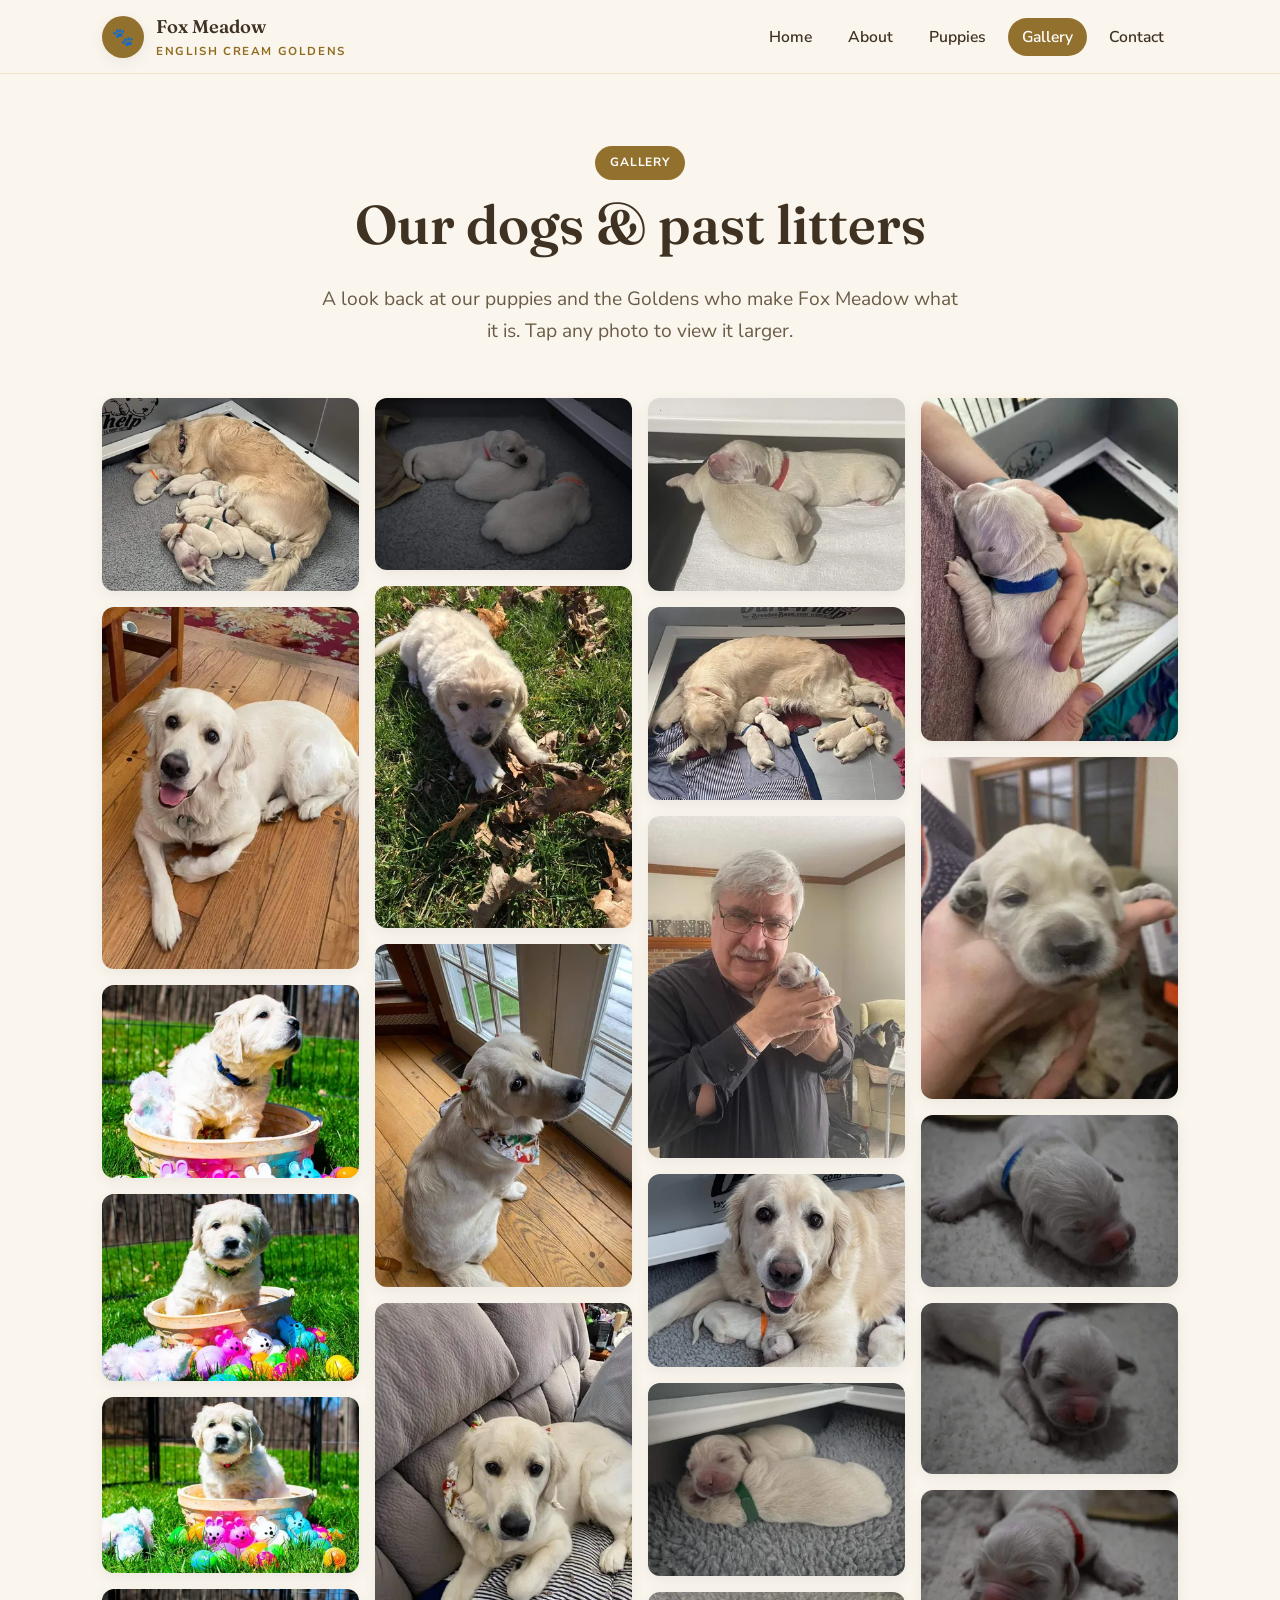
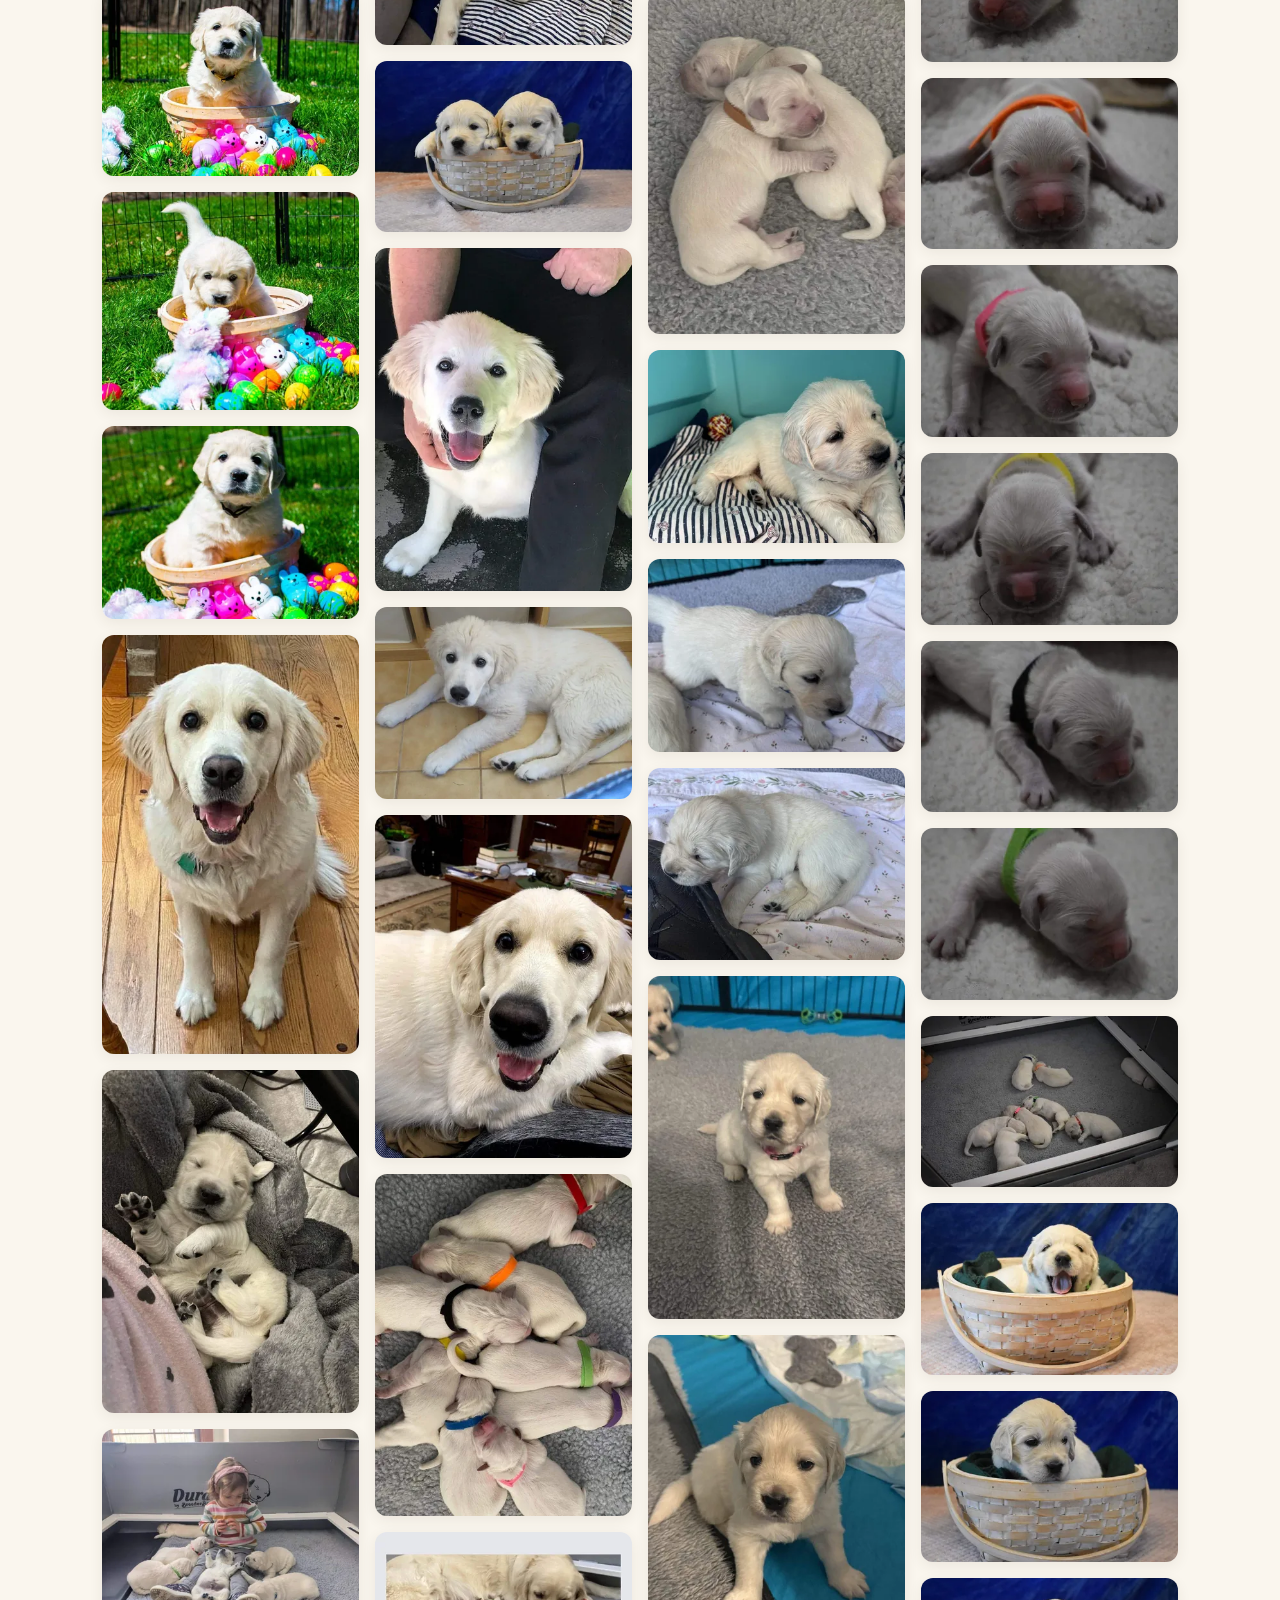
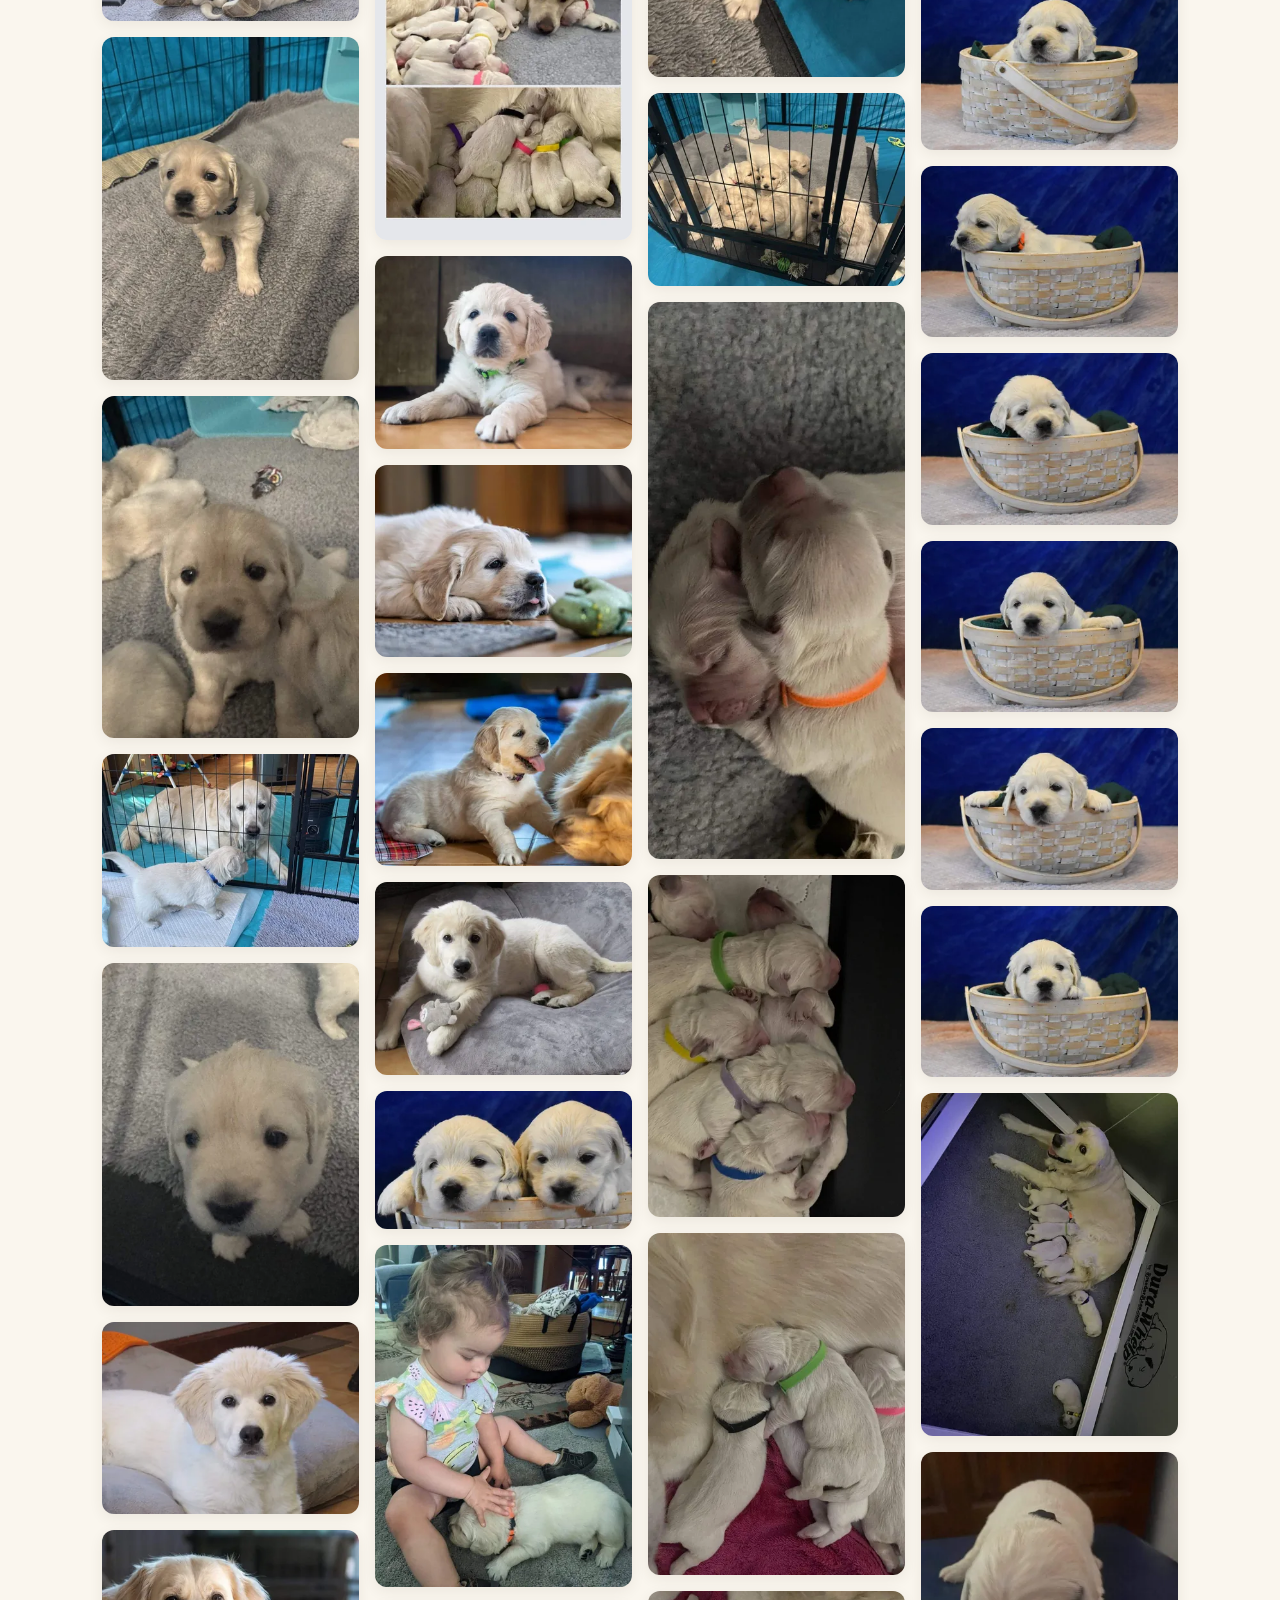
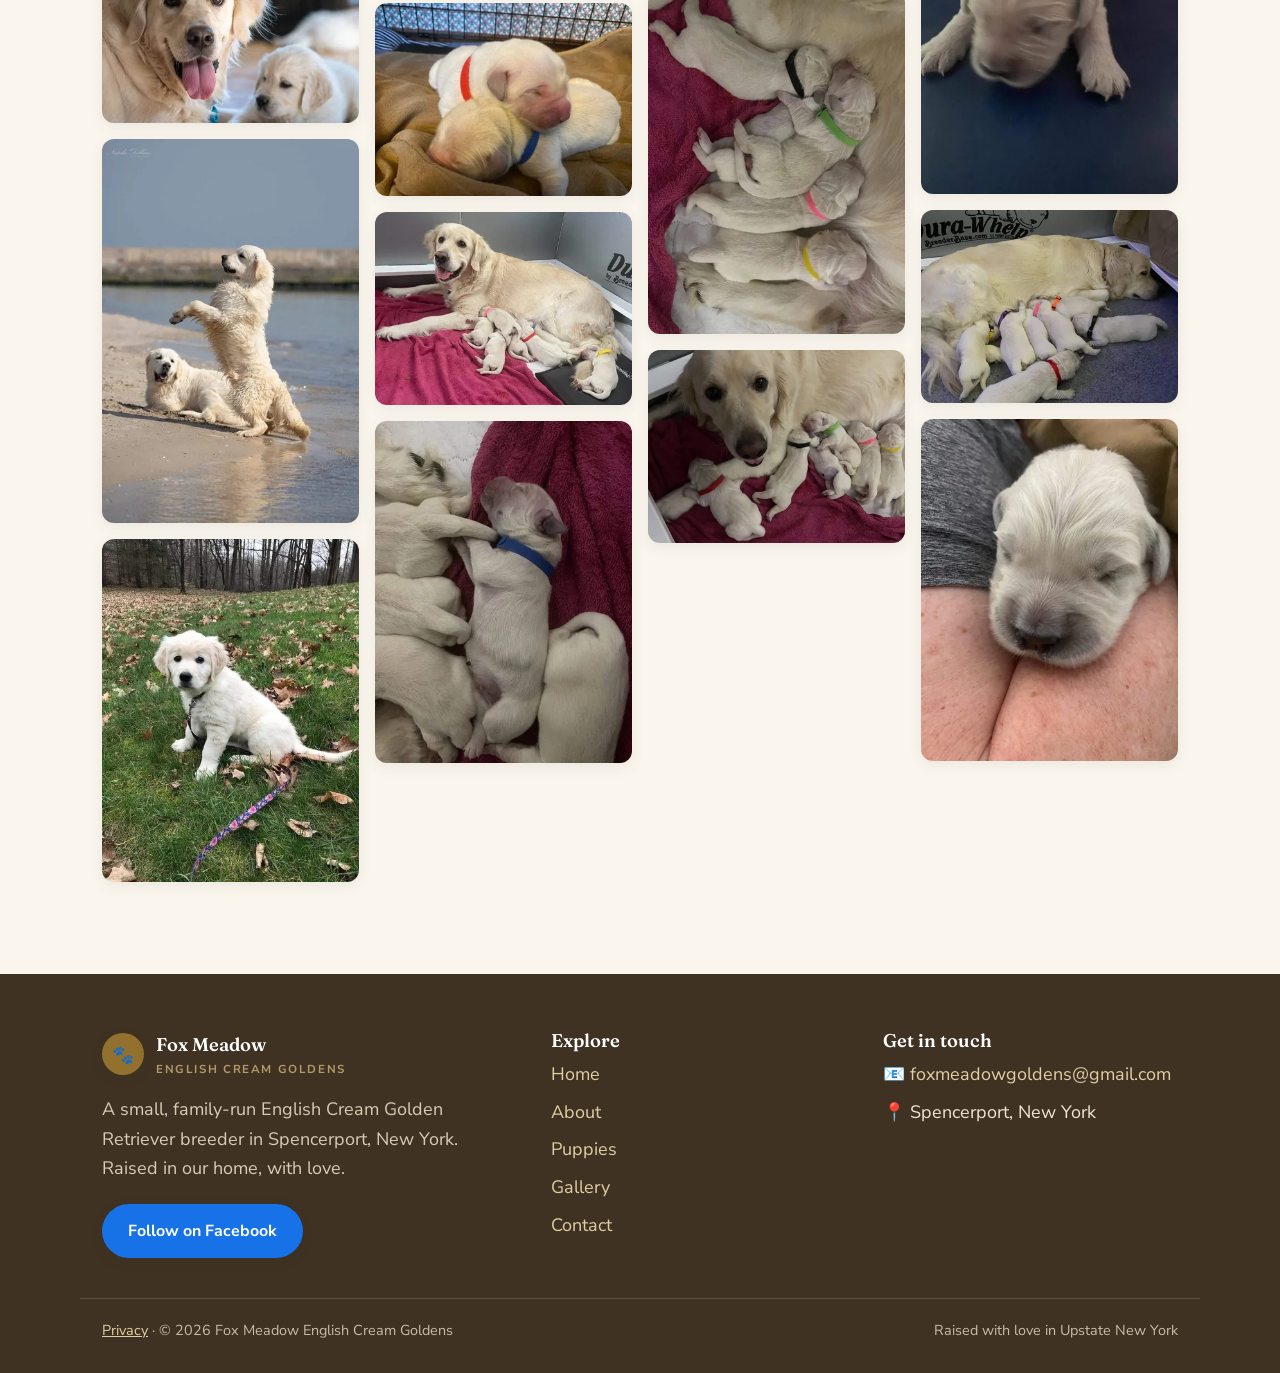
<file: gallery.html>
<!DOCTYPE html>
<html lang="en">
<head>
<meta charset="utf-8">
<meta name="viewport" content="width=device-width, initial-scale=1">
<title>Gallery | Fox Meadow English Cream Goldens</title>
<meta name="description" content="Photos of our English Cream Golden Retrievers and past puppies at Fox Meadow in Spencerport, New York — our dogs, our litters, and the families they joined.">
<link rel="icon" href="/favicon.svg" type="image/svg+xml">
<link rel="preconnect" href="https://fonts.googleapis.com">
<link rel="preconnect" href="https://fonts.gstatic.com" crossorigin>
<link href="https://fonts.googleapis.com/css2?family=Fraunces:opsz,wght@9..144,500;9..144,600;9..144,700&family=Nunito+Sans:wght@400;600;700;800&display=swap" rel="stylesheet">
<link rel="stylesheet" href="/styles.css?v=20260815b">
  <link rel="canonical" href="https://foxmeadowgoldens.com/gallery">
  <meta name="robots" content="index, follow, max-image-preview:large">
  <meta property="og:title" content="Gallery | Fox Meadow English Cream Goldens">
  <meta property="og:description" content="Photos of our English Cream Golden Retrievers and past puppies at Fox Meadow in Spencerport, New York — our dogs, our litters, and the families they joined.">
  <meta property="og:type" content="website">
  <meta property="og:url" content="https://foxmeadowgoldens.com/gallery">
  <meta property="og:site_name" content="Fox Meadow English Cream Goldens">
  <meta property="og:image" content="https://foxmeadowgoldens.com/images/297217473_125051166911435_3986856135159464982_n.jpg">
  <meta name="twitter:card" content="summary_large_image">
  <script type="application/ld+json">{"@context":"https://schema.org","@type":"BreadcrumbList","itemListElement":[{"@type":"ListItem","position":1,"name":"Home","item":"https://foxmeadowgoldens.com/"},{"@type":"ListItem","position":2,"name":"Gallery","item":"https://foxmeadowgoldens.com/gallery"}]}</script>
</head>
<body>


  <a class="skip-link" href="#main">Skip to main content</a>
<header class="site-header">
  <nav class="nav" aria-label="Primary">
    <a class="brand" href="/"><span class="mark">🐾</span><span>Fox Meadow<small>English Cream Goldens</small></span></a>
    <button type="button" class="hamburger" aria-label="Menu" aria-expanded="false" aria-controls="nav-links"><span></span><span></span><span></span></button>
    <ul class="nav-links" id="nav-links">
      <li><a href="/">Home</a></li>
      <li><a href="/about">About</a></li>
      <li><a href="/puppies">Puppies</a></li>
      <li><a href="/gallery" class="active" aria-current="page">Gallery</a></li>
      <li><a href="/contact">Contact</a></li>
    </ul>
  </nav>
</header>

  <main id="main">

<section class="section" style="padding-bottom:24px">
  <div class="wrap center">
    <span class="kicker" style="background:var(--gold-btn);color:#fff;display:inline-block;padding:7px 15px;border-radius:999px;font-weight:700;letter-spacing:.08em;text-transform:uppercase;font-size:.75rem;margin-bottom:14px">Gallery</span>
    <h1>Our dogs &amp; past litters</h1>
    <p class="lead">A look back at our puppies and the Goldens who make Fox Meadow what it is. Tap any photo to view it larger.</p>
  </div>
</section>

<section class="section" style="padding-top:6px">
  <div class="wrap">
    <!-- GALLERY: to add photos, drop image files into the /images folder and add a line like:
         <a href="/images/YOUR-FILE.jpg"><img loading="lazy" src="/images/YOUR-FILE.jpg" alt="Fox Meadow Golden" decoding="async"></a> -->
    <div class="gallery" id="gallery">
      <a href="/images/litter-picture-scaled.jpg"><img loading="lazy" src="/images/thumbs/litter-picture-scaled-400.webp" alt="Fox Meadow English Cream Golden Retriever" width="1200" height="900" srcset="/images/thumbs/litter-picture-scaled-400.webp 400w, /images/thumbs/litter-picture-scaled-800.webp 800w" sizes="(max-width:640px) 50vw, (max-width:1024px) 33vw, 340px"></a>
      <a href="/images/218857018_4825844177431395_8302918133354201489_n.jpg"><img loading="lazy" src="/images/thumbs/218857018_4825844177431395_8302918133354201489_n-400.webp" alt="Fox Meadow English Cream Golden Retriever" width="682" height="960" srcset="/images/thumbs/218857018_4825844177431395_8302918133354201489_n-400.webp 400w" sizes="(max-width:640px) 50vw, (max-width:1024px) 33vw, 340px"></a>
      <a href="/images/blue-1.jpg"><img loading="lazy" src="/images/thumbs/blue-1-400.webp" alt="Fox Meadow English Cream Golden Retriever" width="1200" height="904" srcset="/images/thumbs/blue-1-400.webp 400w, /images/thumbs/blue-1-800.webp 800w" sizes="(max-width:640px) 50vw, (max-width:1024px) 33vw, 340px"></a>
      <a href="/images/green.jpg"><img loading="lazy" src="/images/thumbs/green-400.webp" alt="Fox Meadow English Cream Golden Retriever" width="1200" height="874" srcset="/images/thumbs/green-400.webp 400w, /images/thumbs/green-800.webp 800w" sizes="(max-width:640px) 50vw, (max-width:1024px) 33vw, 340px"></a>
      <a href="/images/pink.jpg"><img loading="lazy" src="/images/thumbs/pink-400.webp" alt="Fox Meadow English Cream Golden Retriever" width="1200" height="823" srcset="/images/thumbs/pink-400.webp 400w, /images/thumbs/pink-800.webp 800w" sizes="(max-width:640px) 50vw, (max-width:1024px) 33vw, 340px"></a>
      <a href="/images/yellow.jpg"><img loading="lazy" src="/images/thumbs/yellow-400.webp" alt="Fox Meadow English Cream Golden Retriever" width="1200" height="872" srcset="/images/thumbs/yellow-400.webp 400w, /images/thumbs/yellow-800.webp 800w" sizes="(max-width:640px) 50vw, (max-width:1024px) 33vw, 340px"></a>
      <a href="/images/red.jpg"><img loading="lazy" src="/images/thumbs/red-400.webp" alt="Fox Meadow English Cream Golden Retriever" width="1200" height="1016" srcset="/images/thumbs/red-400.webp 400w, /images/thumbs/red-800.webp 800w" sizes="(max-width:640px) 50vw, (max-width:1024px) 33vw, 340px"></a>
      <a href="/images/black.jpg"><img loading="lazy" src="/images/thumbs/black-400.webp" alt="Fox Meadow English Cream Golden Retriever" width="1200" height="900" srcset="/images/thumbs/black-400.webp 400w, /images/thumbs/black-800.webp 800w" sizes="(max-width:640px) 50vw, (max-width:1024px) 33vw, 340px"></a>
      <a href="/images/219307968_4825844117431401_7814115670434418334_n-1.jpg"><img loading="lazy" src="/images/thumbs/219307968_4825844117431401_7814115670434418334_n-1-400.webp" alt="Fox Meadow English Cream Golden Retriever" width="588" height="960" srcset="/images/thumbs/219307968_4825844117431401_7814115670434418334_n-1-400.webp 400w" sizes="(max-width:640px) 50vw, (max-width:1024px) 33vw, 340px"></a>
      <a href="/images/img_8620-scaled.jpg"><img loading="lazy" src="/images/thumbs/img_8620-scaled-400.webp" alt="Fox Meadow English Cream Golden Retriever" width="900" height="1200" srcset="/images/thumbs/img_8620-scaled-400.webp 400w, /images/thumbs/img_8620-scaled-800.webp 800w" sizes="(max-width:640px) 50vw, (max-width:1024px) 33vw, 340px"></a>
      <a href="/images/image000000.jpg"><img loading="lazy" src="/images/thumbs/image000000-400.webp" alt="Fox Meadow English Cream Golden Retriever" width="1200" height="900" srcset="/images/thumbs/image000000-400.webp 400w, /images/thumbs/image000000-800.webp 800w" sizes="(max-width:640px) 50vw, (max-width:1024px) 33vw, 340px"></a>
      <a href="/images/img_2760-scaled.jpg"><img loading="lazy" src="/images/thumbs/img_2760-scaled-400.webp" alt="Fox Meadow English Cream Golden Retriever" width="900" height="1200" srcset="/images/thumbs/img_2760-scaled-400.webp 400w, /images/thumbs/img_2760-scaled-800.webp 800w" sizes="(max-width:640px) 50vw, (max-width:1024px) 33vw, 340px"></a>
      <a href="/images/img_2762-scaled.jpg"><img loading="lazy" src="/images/thumbs/img_2762-scaled-400.webp" alt="Fox Meadow English Cream Golden Retriever" width="900" height="1200" srcset="/images/thumbs/img_2762-scaled-400.webp 400w, /images/thumbs/img_2762-scaled-800.webp 800w" sizes="(max-width:640px) 50vw, (max-width:1024px) 33vw, 340px"></a>
      <a href="/images/img_2754-scaled.jpg"><img loading="lazy" src="/images/thumbs/img_2754-scaled-400.webp" alt="Fox Meadow English Cream Golden Retriever" width="1200" height="900" srcset="/images/thumbs/img_2754-scaled-400.webp 400w, /images/thumbs/img_2754-scaled-800.webp 800w" sizes="(max-width:640px) 50vw, (max-width:1024px) 33vw, 340px"></a>
      <a href="/images/img_2758-scaled.jpg"><img loading="lazy" src="/images/thumbs/img_2758-scaled-400.webp" alt="Fox Meadow English Cream Golden Retriever" width="900" height="1200" srcset="/images/thumbs/img_2758-scaled-400.webp 400w, /images/thumbs/img_2758-scaled-800.webp 800w" sizes="(max-width:640px) 50vw, (max-width:1024px) 33vw, 340px"></a>
      <a href="/images/285384057_10160520368884973_4729553333856456849_n.jpg"><img loading="lazy" src="/images/thumbs/285384057_10160520368884973_4729553333856456849_n-400.webp" alt="Fox Meadow English Cream Golden Retriever" width="1200" height="900" srcset="/images/thumbs/285384057_10160520368884973_4729553333856456849_n-400.webp 400w, /images/thumbs/285384057_10160520368884973_4729553333856456849_n-800.webp 800w" sizes="(max-width:640px) 50vw, (max-width:1024px) 33vw, 340px"></a>
      <a href="/images/297217473_125051166911435_3986856135159464982_n.jpg"><img loading="lazy" src="/images/thumbs/297217473_125051166911435_3986856135159464982_n-400.webp" alt="Fox Meadow English Cream Golden Retriever" width="1200" height="900" srcset="/images/thumbs/297217473_125051166911435_3986856135159464982_n-400.webp 400w, /images/thumbs/297217473_125051166911435_3986856135159464982_n-800.webp 800w" sizes="(max-width:640px) 50vw, (max-width:1024px) 33vw, 340px"></a>
      <a href="/images/9b22952e-bc7c-4600-989e-c2678eaaca46-scaled.jpg"><img loading="lazy" src="/images/thumbs/9b22952e-bc7c-4600-989e-c2678eaaca46-scaled-400.webp" alt="Fox Meadow English Cream Golden Retriever" width="803" height="1200" srcset="/images/thumbs/9b22952e-bc7c-4600-989e-c2678eaaca46-scaled-400.webp 400w, /images/thumbs/9b22952e-bc7c-4600-989e-c2678eaaca46-scaled-800.webp 800w" sizes="(max-width:640px) 50vw, (max-width:1024px) 33vw, 340px"></a>
      <a href="/images/rosie-puppy-1.jpg"><img loading="lazy" src="/images/thumbs/rosie-puppy-1-400.webp" alt="Fox Meadow English Cream Golden Retriever" width="720" height="960" srcset="/images/thumbs/rosie-puppy-1-400.webp 400w" sizes="(max-width:640px) 50vw, (max-width:1024px) 33vw, 340px"></a>
      <a href="/images/brothers-pillows.jpg"><img loading="lazy" src="/images/thumbs/brothers-pillows-400.webp" alt="Fox Meadow English Cream Golden Retriever" width="1200" height="800" srcset="/images/thumbs/brothers-pillows-400.webp 400w, /images/thumbs/brothers-pillows-800.webp 800w" sizes="(max-width:640px) 50vw, (max-width:1024px) 33vw, 340px"></a>
      <a href="/images/0ab6436c-8596-433d-8603-78660cacb9cf-scaled.jpg"><img loading="lazy" src="/images/thumbs/0ab6436c-8596-433d-8603-78660cacb9cf-scaled-400.webp" alt="Fox Meadow English Cream Golden Retriever" width="900" height="1200" srcset="/images/thumbs/0ab6436c-8596-433d-8603-78660cacb9cf-scaled-400.webp 400w, /images/thumbs/0ab6436c-8596-433d-8603-78660cacb9cf-scaled-800.webp 800w" sizes="(max-width:640px) 50vw, (max-width:1024px) 33vw, 340px"></a>
      <a href="/images/130921579_5528282377189268_7783683840192917624_n.jpg"><img loading="lazy" src="/images/thumbs/130921579_5528282377189268_7783683840192917624_n-400.webp" alt="Fox Meadow English Cream Golden Retriever" width="720" height="960" srcset="/images/thumbs/130921579_5528282377189268_7783683840192917624_n-400.webp 400w" sizes="(max-width:640px) 50vw, (max-width:1024px) 33vw, 340px"></a>
      <a href="/images/130964224_5528282697189236_6001862465850391643_n-1.jpg"><img loading="lazy" src="/images/thumbs/130964224_5528282697189236_6001862465850391643_n-1-400.webp" alt="Fox Meadow English Cream Golden Retriever" width="720" height="960" srcset="/images/thumbs/130964224_5528282697189236_6001862465850391643_n-1-400.webp 400w" sizes="(max-width:640px) 50vw, (max-width:1024px) 33vw, 340px"></a>
      <a href="/images/2022-07-17-15.31_bluepurple-scaled.jpg"><img loading="lazy" src="/images/thumbs/2022-07-17-15.31_bluepurple-scaled-400.webp" alt="Fox Meadow English Cream Golden Retriever" width="1200" height="799" srcset="/images/thumbs/2022-07-17-15.31_bluepurple-scaled-400.webp 400w, /images/thumbs/2022-07-17-15.31_bluepurple-scaled-800.webp 800w" sizes="(max-width:640px) 50vw, (max-width:1024px) 33vw, 340px"></a>
      <a href="/images/285313994_10160520368789973_5903765855464378556_n.jpg"><img loading="lazy" src="/images/thumbs/285313994_10160520368789973_5903765855464378556_n-400.webp" alt="Fox Meadow English Cream Golden Retriever" width="900" height="1200" srcset="/images/thumbs/285313994_10160520368789973_5903765855464378556_n-400.webp 400w, /images/thumbs/285313994_10160520368789973_5903765855464378556_n-800.webp 800w" sizes="(max-width:640px) 50vw, (max-width:1024px) 33vw, 340px"></a>
      <a href="/images/285372582_10160520368844973_5823318841587341525_n.jpg"><img loading="lazy" src="/images/thumbs/285372582_10160520368844973_5823318841587341525_n-400.webp" alt="Fox Meadow English Cream Golden Retriever" width="1200" height="900" srcset="/images/thumbs/285372582_10160520368844973_5823318841587341525_n-400.webp 400w, /images/thumbs/285372582_10160520368844973_5823318841587341525_n-800.webp 800w" sizes="(max-width:640px) 50vw, (max-width:1024px) 33vw, 340px"></a>
      <a href="/images/285470181_10160520368724973_1615552938290608216_n-1.jpg"><img loading="lazy" src="/images/thumbs/285470181_10160520368724973_1615552938290608216_n-1-400.webp" alt="Fox Meadow English Cream Golden Retriever" width="900" height="1200" srcset="/images/thumbs/285470181_10160520368724973_1615552938290608216_n-1-400.webp 400w, /images/thumbs/285470181_10160520368724973_1615552938290608216_n-1-800.webp 800w" sizes="(max-width:640px) 50vw, (max-width:1024px) 33vw, 340px"></a>
      <a href="/images/287306041_109968801753005_7588144822752876017_n.jpg"><img loading="lazy" src="/images/thumbs/287306041_109968801753005_7588144822752876017_n-400.webp" alt="Fox Meadow English Cream Golden Retriever" width="900" height="1200" srcset="/images/thumbs/287306041_109968801753005_7588144822752876017_n-400.webp 400w, /images/thumbs/287306041_109968801753005_7588144822752876017_n-800.webp 800w" sizes="(max-width:640px) 50vw, (max-width:1024px) 33vw, 340px"></a>
      <a href="/images/289160732_109968288419723_3357316882221033563_n.jpg"><img loading="lazy" src="/images/thumbs/289160732_109968288419723_3357316882221033563_n-400.webp" alt="Fox Meadow English Cream Golden Retriever" width="1003" height="1200" srcset="/images/thumbs/289160732_109968288419723_3357316882221033563_n-400.webp 400w, /images/thumbs/289160732_109968288419723_3357316882221033563_n-800.webp 800w" sizes="(max-width:640px) 50vw, (max-width:1024px) 33vw, 340px"></a>
      <a href="/images/297025025_125051226911429_868260394284569172_n.jpg"><img loading="lazy" src="/images/thumbs/297025025_125051226911429_868260394284569172_n-400.webp" alt="Fox Meadow English Cream Golden Retriever" width="1200" height="900" srcset="/images/thumbs/297025025_125051226911429_868260394284569172_n-400.webp 400w, /images/thumbs/297025025_125051226911429_868260394284569172_n-800.webp 800w" sizes="(max-width:640px) 50vw, (max-width:1024px) 33vw, 340px"></a>
      <a href="/images/297162935_125051163578102_3320250295807991338_n.jpg"><img loading="lazy" src="/images/thumbs/297162935_125051163578102_3320250295807991338_n-400.webp" alt="Fox Meadow English Cream Golden Retriever" width="1200" height="900" srcset="/images/thumbs/297162935_125051163578102_3320250295807991338_n-400.webp 400w, /images/thumbs/297162935_125051163578102_3320250295807991338_n-800.webp 800w" sizes="(max-width:640px) 50vw, (max-width:1024px) 33vw, 340px"></a>
      <a href="/images/297282959_125051146911437_6778706666717929002_n.jpg"><img loading="lazy" src="/images/thumbs/297282959_125051146911437_6778706666717929002_n-400.webp" alt="Fox Meadow English Cream Golden Retriever" width="1200" height="899" srcset="/images/thumbs/297282959_125051146911437_6778706666717929002_n-400.webp 400w, /images/thumbs/297282959_125051146911437_6778706666717929002_n-800.webp 800w" sizes="(max-width:640px) 50vw, (max-width:1024px) 33vw, 340px"></a>
      <a href="/images/98944795_4558632497487599_120858378254680064_n.jpg"><img loading="lazy" src="/images/thumbs/98944795_4558632497487599_120858378254680064_n-400.webp" alt="Fox Meadow English Cream Golden Retriever" width="1200" height="900" srcset="/images/thumbs/98944795_4558632497487599_120858378254680064_n-400.webp 400w, /images/thumbs/98944795_4558632497487599_120858378254680064_n-800.webp 800w" sizes="(max-width:640px) 50vw, (max-width:1024px) 33vw, 340px"></a>
      <a href="/images/cropped-2022-07-17-15.31_bluepurple-scaled-1.jpg"><img loading="lazy" src="/images/thumbs/cropped-2022-07-17-15.31_bluepurple-scaled-1-400.webp" alt="Fox Meadow English Cream Golden Retriever" width="1200" height="644" srcset="/images/thumbs/cropped-2022-07-17-15.31_bluepurple-scaled-1-400.webp 400w, /images/thumbs/cropped-2022-07-17-15.31_bluepurple-scaled-1-800.webp 800w" sizes="(max-width:640px) 50vw, (max-width:1024px) 33vw, 340px"></a>
      <a href="/images/image000000-2-scaled.jpg"><img loading="lazy" src="/images/thumbs/image000000-2-scaled-400.webp" alt="Fox Meadow English Cream Golden Retriever" width="900" height="1200" srcset="/images/thumbs/image000000-2-scaled-400.webp 400w, /images/thumbs/image000000-2-scaled-800.webp 800w" sizes="(max-width:640px) 50vw, (max-width:1024px) 33vw, 340px"></a>
      <a href="/images/img_1335-scaled.jpg"><img loading="lazy" src="/images/thumbs/img_1335-scaled-400.webp" alt="Fox Meadow English Cream Golden Retriever" width="1200" height="900" srcset="/images/thumbs/img_1335-scaled-400.webp 400w, /images/thumbs/img_1335-scaled-800.webp 800w" sizes="(max-width:640px) 50vw, (max-width:1024px) 33vw, 340px"></a>
      <a href="/images/img_1346-1-scaled.jpg"><img loading="lazy" src="/images/thumbs/img_1346-1-scaled-400.webp" alt="Fox Meadow English Cream Golden Retriever" width="1200" height="900" srcset="/images/thumbs/img_1346-1-scaled-400.webp 400w, /images/thumbs/img_1346-1-scaled-800.webp 800w" sizes="(max-width:640px) 50vw, (max-width:1024px) 33vw, 340px"></a>
      <a href="/images/img_1349-scaled.jpg"><img loading="lazy" src="/images/thumbs/img_1349-scaled-400.webp" alt="Fox Meadow English Cream Golden Retriever" width="900" height="1200" srcset="/images/thumbs/img_1349-scaled-400.webp 400w, /images/thumbs/img_1349-scaled-800.webp 800w" sizes="(max-width:640px) 50vw, (max-width:1024px) 33vw, 340px"></a>
      <a href="/images/img_1351-scaled.jpg"><img loading="lazy" src="/images/thumbs/img_1351-scaled-400.webp" alt="Fox Meadow English Cream Golden Retriever" width="1200" height="900" srcset="/images/thumbs/img_1351-scaled-400.webp 400w, /images/thumbs/img_1351-scaled-800.webp 800w" sizes="(max-width:640px) 50vw, (max-width:1024px) 33vw, 340px"></a>
      <a href="/images/img_1356-scaled.jpg"><img loading="lazy" src="/images/thumbs/img_1356-scaled-400.webp" alt="Fox Meadow English Cream Golden Retriever" width="1200" height="900" srcset="/images/thumbs/img_1356-scaled-400.webp 400w, /images/thumbs/img_1356-scaled-800.webp 800w" sizes="(max-width:640px) 50vw, (max-width:1024px) 33vw, 340px"></a>
      <a href="/images/img_1361-scaled.jpg"><img loading="lazy" src="/images/thumbs/img_1361-scaled-400.webp" alt="Fox Meadow English Cream Golden Retriever" width="900" height="1200" srcset="/images/thumbs/img_1361-scaled-400.webp 400w, /images/thumbs/img_1361-scaled-800.webp 800w" sizes="(max-width:640px) 50vw, (max-width:1024px) 33vw, 340px"></a>
      <a href="/images/img_2589-1-scaled.jpg"><img loading="lazy" src="/images/thumbs/img_2589-1-scaled-400.webp" alt="Fox Meadow English Cream Golden Retriever" width="1200" height="900" srcset="/images/thumbs/img_2589-1-scaled-400.webp 400w, /images/thumbs/img_2589-1-scaled-800.webp 800w" sizes="(max-width:640px) 50vw, (max-width:1024px) 33vw, 340px"></a>
      <a href="/images/img_2591-1.jpg"><img loading="lazy" src="/images/thumbs/img_2591-1-400.webp" alt="Fox Meadow English Cream Golden Retriever" width="1200" height="900" srcset="/images/thumbs/img_2591-1-400.webp 400w, /images/thumbs/img_2591-1-800.webp 800w" sizes="(max-width:640px) 50vw, (max-width:1024px) 33vw, 340px"></a>
      <a href="/images/img_2592-1-scaled.jpg"><img loading="lazy" src="/images/thumbs/img_2592-1-scaled-400.webp" alt="Fox Meadow English Cream Golden Retriever" width="900" height="1200" srcset="/images/thumbs/img_2592-1-scaled-400.webp 400w, /images/thumbs/img_2592-1-scaled-800.webp 800w" sizes="(max-width:640px) 50vw, (max-width:1024px) 33vw, 340px"></a>
      <a href="/images/img_2755-1-scaled.jpg"><img loading="lazy" src="/images/thumbs/img_2755-1-scaled-400.webp" alt="Fox Meadow English Cream Golden Retriever" width="1200" height="900" srcset="/images/thumbs/img_2755-1-scaled-400.webp 400w, /images/thumbs/img_2755-1-scaled-800.webp 800w" sizes="(max-width:640px) 50vw, (max-width:1024px) 33vw, 340px"></a>
      <a href="/images/img_2756-scaled.jpg"><img loading="lazy" src="/images/thumbs/img_2756-scaled-400.webp" alt="Fox Meadow English Cream Golden Retriever" width="1200" height="900" srcset="/images/thumbs/img_2756-scaled-400.webp 400w, /images/thumbs/img_2756-scaled-800.webp 800w" sizes="(max-width:640px) 50vw, (max-width:1024px) 33vw, 340px"></a>
      <a href="/images/img_2757-scaled.jpg"><img loading="lazy" src="/images/thumbs/img_2757-scaled-400.webp" alt="Fox Meadow English Cream Golden Retriever" width="1200" height="900" srcset="/images/thumbs/img_2757-scaled-400.webp 400w, /images/thumbs/img_2757-scaled-800.webp 800w" sizes="(max-width:640px) 50vw, (max-width:1024px) 33vw, 340px"></a>
      <a href="/images/img_2759-scaled.jpg"><img loading="lazy" src="/images/thumbs/img_2759-scaled-400.webp" alt="Fox Meadow English Cream Golden Retriever" width="900" height="1200" srcset="/images/thumbs/img_2759-scaled-400.webp 400w, /images/thumbs/img_2759-scaled-800.webp 800w" sizes="(max-width:640px) 50vw, (max-width:1024px) 33vw, 340px"></a>
      <a href="/images/img_2761-scaled.jpg"><img loading="lazy" src="/images/thumbs/img_2761-scaled-400.webp" alt="Fox Meadow English Cream Golden Retriever" width="900" height="1200" srcset="/images/thumbs/img_2761-scaled-400.webp 400w, /images/thumbs/img_2761-scaled-800.webp 800w" sizes="(max-width:640px) 50vw, (max-width:1024px) 33vw, 340px"></a>
      <a href="/images/img_2763-scaled.jpg"><img loading="lazy" src="/images/thumbs/img_2763-scaled-400.webp" alt="Fox Meadow English Cream Golden Retriever" width="1200" height="900" srcset="/images/thumbs/img_2763-scaled-400.webp 400w, /images/thumbs/img_2763-scaled-800.webp 800w" sizes="(max-width:640px) 50vw, (max-width:1024px) 33vw, 340px"></a>
      <a href="/images/img_4674.jpg"><img loading="lazy" src="/images/thumbs/img_4674-400.webp" alt="Fox Meadow English Cream Golden Retriever" width="554" height="1200" srcset="/images/thumbs/img_4674-400.webp 400w" sizes="(max-width:640px) 50vw, (max-width:1024px) 33vw, 340px"></a>
      <a href="/images/img_6384-scaled.jpg"><img loading="lazy" src="/images/thumbs/img_6384-scaled-400.webp" alt="Fox Meadow English Cream Golden Retriever" width="900" height="1200" srcset="/images/thumbs/img_6384-scaled-400.webp 400w, /images/thumbs/img_6384-scaled-800.webp 800w" sizes="(max-width:640px) 50vw, (max-width:1024px) 33vw, 340px"></a>
      <a href="/images/img_6389-scaled.jpg"><img loading="lazy" src="/images/thumbs/img_6389-scaled-400.webp" alt="Fox Meadow English Cream Golden Retriever" width="900" height="1200" srcset="/images/thumbs/img_6389-scaled-400.webp 400w, /images/thumbs/img_6389-scaled-800.webp 800w" sizes="(max-width:640px) 50vw, (max-width:1024px) 33vw, 340px"></a>
      <a href="/images/img_6390-scaled.jpg"><img loading="lazy" src="/images/thumbs/img_6390-scaled-400.webp" alt="Fox Meadow English Cream Golden Retriever" width="900" height="1200" srcset="/images/thumbs/img_6390-scaled-400.webp 400w, /images/thumbs/img_6390-scaled-800.webp 800w" sizes="(max-width:640px) 50vw, (max-width:1024px) 33vw, 340px"></a>
      <a href="/images/img_6392-scaled.jpg"><img loading="lazy" src="/images/thumbs/img_6392-scaled-400.webp" alt="Fox Meadow English Cream Golden Retriever" width="1200" height="900" srcset="/images/thumbs/img_6392-scaled-400.webp 400w, /images/thumbs/img_6392-scaled-800.webp 800w" sizes="(max-width:640px) 50vw, (max-width:1024px) 33vw, 340px"></a>
      <a href="/images/img_6396-scaled.jpg"><img loading="lazy" src="/images/thumbs/img_6396-scaled-400.webp" alt="Fox Meadow English Cream Golden Retriever" width="900" height="1200" srcset="/images/thumbs/img_6396-scaled-400.webp 400w, /images/thumbs/img_6396-scaled-800.webp 800w" sizes="(max-width:640px) 50vw, (max-width:1024px) 33vw, 340px"></a>
      <a href="/images/red-1.jpg"><img loading="lazy" src="/images/thumbs/red-1-400.webp" alt="Fox Meadow English Cream Golden Retriever" width="900" height="1200" srcset="/images/thumbs/red-1-400.webp 400w, /images/thumbs/red-1-800.webp 800w" sizes="(max-width:640px) 50vw, (max-width:1024px) 33vw, 340px"></a>
      <a href="/images/dsc_0236-scaled.jpg"><img loading="lazy" src="/images/thumbs/dsc_0236-scaled-400.webp" alt="Fox Meadow English Cream Golden Retriever" width="1200" height="800" srcset="/images/thumbs/dsc_0236-scaled-400.webp 400w, /images/thumbs/dsc_0236-scaled-800.webp 800w" sizes="(max-width:640px) 50vw, (max-width:1024px) 33vw, 340px"></a>
      <a href="/images/dsc_0245-scaled.jpg"><img loading="lazy" src="/images/thumbs/dsc_0245-scaled-400.webp" alt="Fox Meadow English Cream Golden Retriever" width="1200" height="800" srcset="/images/thumbs/dsc_0245-scaled-400.webp 400w, /images/thumbs/dsc_0245-scaled-800.webp 800w" sizes="(max-width:640px) 50vw, (max-width:1024px) 33vw, 340px"></a>
      <a href="/images/dsc_0255-scaled.jpg"><img loading="lazy" src="/images/thumbs/dsc_0255-scaled-400.webp" alt="Fox Meadow English Cream Golden Retriever" width="1200" height="800" srcset="/images/thumbs/dsc_0255-scaled-400.webp 400w, /images/thumbs/dsc_0255-scaled-800.webp 800w" sizes="(max-width:640px) 50vw, (max-width:1024px) 33vw, 340px"></a>
      <a href="/images/dsc_0258-scaled.jpg"><img loading="lazy" src="/images/thumbs/dsc_0258-scaled-400.webp" alt="Fox Meadow English Cream Golden Retriever" width="1200" height="800" srcset="/images/thumbs/dsc_0258-scaled-400.webp 400w, /images/thumbs/dsc_0258-scaled-800.webp 800w" sizes="(max-width:640px) 50vw, (max-width:1024px) 33vw, 340px"></a>
      <a href="/images/dsc_0285-scaled.jpg"><img loading="lazy" src="/images/thumbs/dsc_0285-scaled-400.webp" alt="Fox Meadow English Cream Golden Retriever" width="1200" height="800" srcset="/images/thumbs/dsc_0285-scaled-400.webp 400w, /images/thumbs/dsc_0285-scaled-800.webp 800w" sizes="(max-width:640px) 50vw, (max-width:1024px) 33vw, 340px"></a>
      <a href="/images/dsc_0291-scaled.jpg"><img loading="lazy" src="/images/thumbs/dsc_0291-scaled-400.webp" alt="Fox Meadow English Cream Golden Retriever" width="1200" height="800" srcset="/images/thumbs/dsc_0291-scaled-400.webp 400w, /images/thumbs/dsc_0291-scaled-800.webp 800w" sizes="(max-width:640px) 50vw, (max-width:1024px) 33vw, 340px"></a>
      <a href="/images/dsc_0312-scaled.jpg"><img loading="lazy" src="/images/thumbs/dsc_0312-scaled-400.webp" alt="Fox Meadow English Cream Golden Retriever" width="1200" height="800" srcset="/images/thumbs/dsc_0312-scaled-400.webp 400w, /images/thumbs/dsc_0312-scaled-800.webp 800w" sizes="(max-width:640px) 50vw, (max-width:1024px) 33vw, 340px"></a>
      <a href="/images/dsc_0324-scaled.jpg"><img loading="lazy" src="/images/thumbs/dsc_0324-scaled-400.webp" alt="Fox Meadow English Cream Golden Retriever" width="1200" height="800" srcset="/images/thumbs/dsc_0324-scaled-400.webp 400w, /images/thumbs/dsc_0324-scaled-800.webp 800w" sizes="(max-width:640px) 50vw, (max-width:1024px) 33vw, 340px"></a>
      <a href="/images/dsc_0382-scaled.jpg"><img loading="lazy" src="/images/thumbs/dsc_0382-scaled-400.webp" alt="Fox Meadow English Cream Golden Retriever" width="1200" height="800" srcset="/images/thumbs/dsc_0382-scaled-400.webp 400w, /images/thumbs/dsc_0382-scaled-800.webp 800w" sizes="(max-width:640px) 50vw, (max-width:1024px) 33vw, 340px"></a>
      <a href="/images/dsc_0427_green-scaled.jpg"><img loading="lazy" src="/images/thumbs/dsc_0427_green-scaled-400.webp" alt="Fox Meadow English Cream Golden Retriever" width="1200" height="800" srcset="/images/thumbs/dsc_0427_green-scaled-400.webp 400w, /images/thumbs/dsc_0427_green-scaled-800.webp 800w" sizes="(max-width:640px) 50vw, (max-width:1024px) 33vw, 340px"></a>
      <a href="/images/dsc_0439_pink-scaled.jpg"><img loading="lazy" src="/images/thumbs/dsc_0439_pink-scaled-400.webp" alt="Fox Meadow English Cream Golden Retriever" width="1200" height="800" srcset="/images/thumbs/dsc_0439_pink-scaled-400.webp 400w, /images/thumbs/dsc_0439_pink-scaled-800.webp 800w" sizes="(max-width:640px) 50vw, (max-width:1024px) 33vw, 340px"></a>
      <a href="/images/dsc_0444_red-scaled.jpg"><img loading="lazy" src="/images/thumbs/dsc_0444_red-scaled-400.webp" alt="Fox Meadow English Cream Golden Retriever" width="1200" height="800" srcset="/images/thumbs/dsc_0444_red-scaled-400.webp 400w, /images/thumbs/dsc_0444_red-scaled-800.webp 800w" sizes="(max-width:640px) 50vw, (max-width:1024px) 33vw, 340px"></a>
      <a href="/images/dsc_0451_orange-scaled.jpg"><img loading="lazy" src="/images/thumbs/dsc_0451_orange-scaled-400.webp" alt="Fox Meadow English Cream Golden Retriever" width="1200" height="800" srcset="/images/thumbs/dsc_0451_orange-scaled-400.webp 400w, /images/thumbs/dsc_0451_orange-scaled-800.webp 800w" sizes="(max-width:640px) 50vw, (max-width:1024px) 33vw, 340px"></a>
      <a href="/images/dsc_0457_yellow-scaled.jpg"><img loading="lazy" src="/images/thumbs/dsc_0457_yellow-scaled-400.webp" alt="Fox Meadow English Cream Golden Retriever" width="1200" height="800" srcset="/images/thumbs/dsc_0457_yellow-scaled-400.webp 400w, /images/thumbs/dsc_0457_yellow-scaled-800.webp 800w" sizes="(max-width:640px) 50vw, (max-width:1024px) 33vw, 340px"></a>
      <a href="/images/dsc_0461_purple-scaled.jpg"><img loading="lazy" src="/images/thumbs/dsc_0461_purple-scaled-400.webp" alt="Fox Meadow English Cream Golden Retriever" width="1200" height="800" srcset="/images/thumbs/dsc_0461_purple-scaled-400.webp 400w, /images/thumbs/dsc_0461_purple-scaled-800.webp 800w" sizes="(max-width:640px) 50vw, (max-width:1024px) 33vw, 340px"></a>
      <a href="/images/dsc_0464_black-scaled.jpg"><img loading="lazy" src="/images/thumbs/dsc_0464_black-scaled-400.webp" alt="Fox Meadow English Cream Golden Retriever" width="1200" height="752" srcset="/images/thumbs/dsc_0464_black-scaled-400.webp 400w, /images/thumbs/dsc_0464_black-scaled-800.webp 800w" sizes="(max-width:640px) 50vw, (max-width:1024px) 33vw, 340px"></a>
      <a href="/images/dsc_0488_blue-scaled.jpg"><img loading="lazy" src="/images/thumbs/dsc_0488_blue-scaled-400.webp" alt="Fox Meadow English Cream Golden Retriever" width="1200" height="800" srcset="/images/thumbs/dsc_0488_blue-scaled-400.webp 400w, /images/thumbs/dsc_0488_blue-scaled-800.webp 800w" sizes="(max-width:640px) 50vw, (max-width:1024px) 33vw, 340px"></a>
      <a href="/images/img_0755.jpg"><img loading="lazy" src="/images/thumbs/img_0755-400.webp" alt="Fox Meadow English Cream Golden Retriever" width="900" height="1200" srcset="/images/thumbs/img_0755-400.webp 400w, /images/thumbs/img_0755-800.webp 800w" sizes="(max-width:640px) 50vw, (max-width:1024px) 33vw, 340px"></a>
      <a href="/images/img_0763.jpg"><img loading="lazy" src="/images/thumbs/img_0763-400.webp" alt="Fox Meadow English Cream Golden Retriever" width="900" height="1200" srcset="/images/thumbs/img_0763-400.webp 400w, /images/thumbs/img_0763-800.webp 800w" sizes="(max-width:640px) 50vw, (max-width:1024px) 33vw, 340px"></a>
      <a href="/images/img_0773.jpg"><img loading="lazy" src="/images/thumbs/img_0773-400.webp" alt="Fox Meadow English Cream Golden Retriever" width="1200" height="900" srcset="/images/thumbs/img_0773-400.webp 400w, /images/thumbs/img_0773-800.webp 800w" sizes="(max-width:640px) 50vw, (max-width:1024px) 33vw, 340px"></a>
      <a href="/images/img_0778.jpg"><img loading="lazy" src="/images/thumbs/img_0778-400.webp" alt="Fox Meadow English Cream Golden Retriever" width="900" height="1200" srcset="/images/thumbs/img_0778-400.webp 400w, /images/thumbs/img_0778-800.webp 800w" sizes="(max-width:640px) 50vw, (max-width:1024px) 33vw, 340px"></a>
    </div>
  </div>
</section>

<!-- Lightbox -->
<div class="lb" id="lb">
  <button class="close" id="lbClose" aria-label="Close">&times;</button>
  <button class="nav-btn prev" id="lbPrev" aria-label="Previous">&#8249;</button>
  <img id="lbImg" alt="" decoding="async">
  <button class="nav-btn next" id="lbNext" aria-label="Next">&#8250;</button>
</div>

</main>


<footer class="site-footer">
  <div class="wrap footer-grid">
    <div>
      <a class="brand" href="/" style="color:#fff"><span class="mark">🐾</span><span>Fox Meadow<small>English Cream Goldens</small></span></a>
      <p style="margin-top:16px;color:#d8ccb4">A small, family-run English Cream Golden Retriever breeder in Spencerport, New York. Raised in our home, with love.</p>
      <a class="btn fb" href="https://www.facebook.com/profile.php?id=100082196559091" target="_blank" rel="noopener">Follow on Facebook</a>
    </div>
    <div>
      <h2 class="h-card">Explore</h2>
      <ul>
        <li><a href="/">Home</a></li>
        <li><a href="/about">About</a></li>
        <li><a href="/puppies">Puppies</a></li>
        <li><a href="/gallery" aria-current="page">Gallery</a></li>
        <li><a href="/contact">Contact</a></li>
      </ul>
    </div>
    <div>
      <h3>Get in touch</h3>
      <ul>
        <li>📧 <a href="mailto:foxmeadowgoldens@gmail.com">foxmeadowgoldens@gmail.com</a></li>
        <li>📍 Spencerport, New York</li>
      </ul>
    </div>
  </div>
  <div class="wrap footer-bottom">
    <span><a href="/privacy">Privacy</a> &middot; © 2026 Fox Meadow English Cream Goldens</span>
    <span>Raised with love in Upstate New York</span>
  </div>
</footer>

<script>
(function(){
  var gallery=document.getElementById('gallery');
  var links=[].slice.call(gallery.querySelectorAll('a'));
  var lb=document.getElementById('lb'), lbImg=document.getElementById('lbImg');
  var i=0;
  function show(n){ i=(n+links.length)%links.length; lbImg.src=links[i].getAttribute('href'); }
  function open(n){ show(n); lb.classList.add('open'); document.body.style.overflow='hidden'; }
  function close(){ lb.classList.remove('open'); document.body.style.overflow=''; }
  links.forEach(function(a,idx){ a.addEventListener('click',function(e){ e.preventDefault(); open(idx); }); });
  document.getElementById('lbClose').addEventListener('click',close);
  document.getElementById('lbNext').addEventListener('click',function(e){e.stopPropagation();show(i+1);});
  document.getElementById('lbPrev').addEventListener('click',function(e){e.stopPropagation();show(i-1);});
  lb.addEventListener('click',function(e){ if(e.target===lb) close(); });
  document.addEventListener('keydown',function(e){
    if(!lb.classList.contains('open'))return;
    if(e.key==='Escape')close(); if(e.key==='ArrowRight')show(i+1); if(e.key==='ArrowLeft')show(i-1);
  });
})();
</script>
  <script>
    var t = document.querySelector('.hamburger');
    var m = document.getElementById('nav-links');
    if (t && m) t.addEventListener('click', function () {
      var open = m.classList.toggle('open');
      t.setAttribute('aria-expanded', open);
    });
  </script>

</body>
</html>
</file>
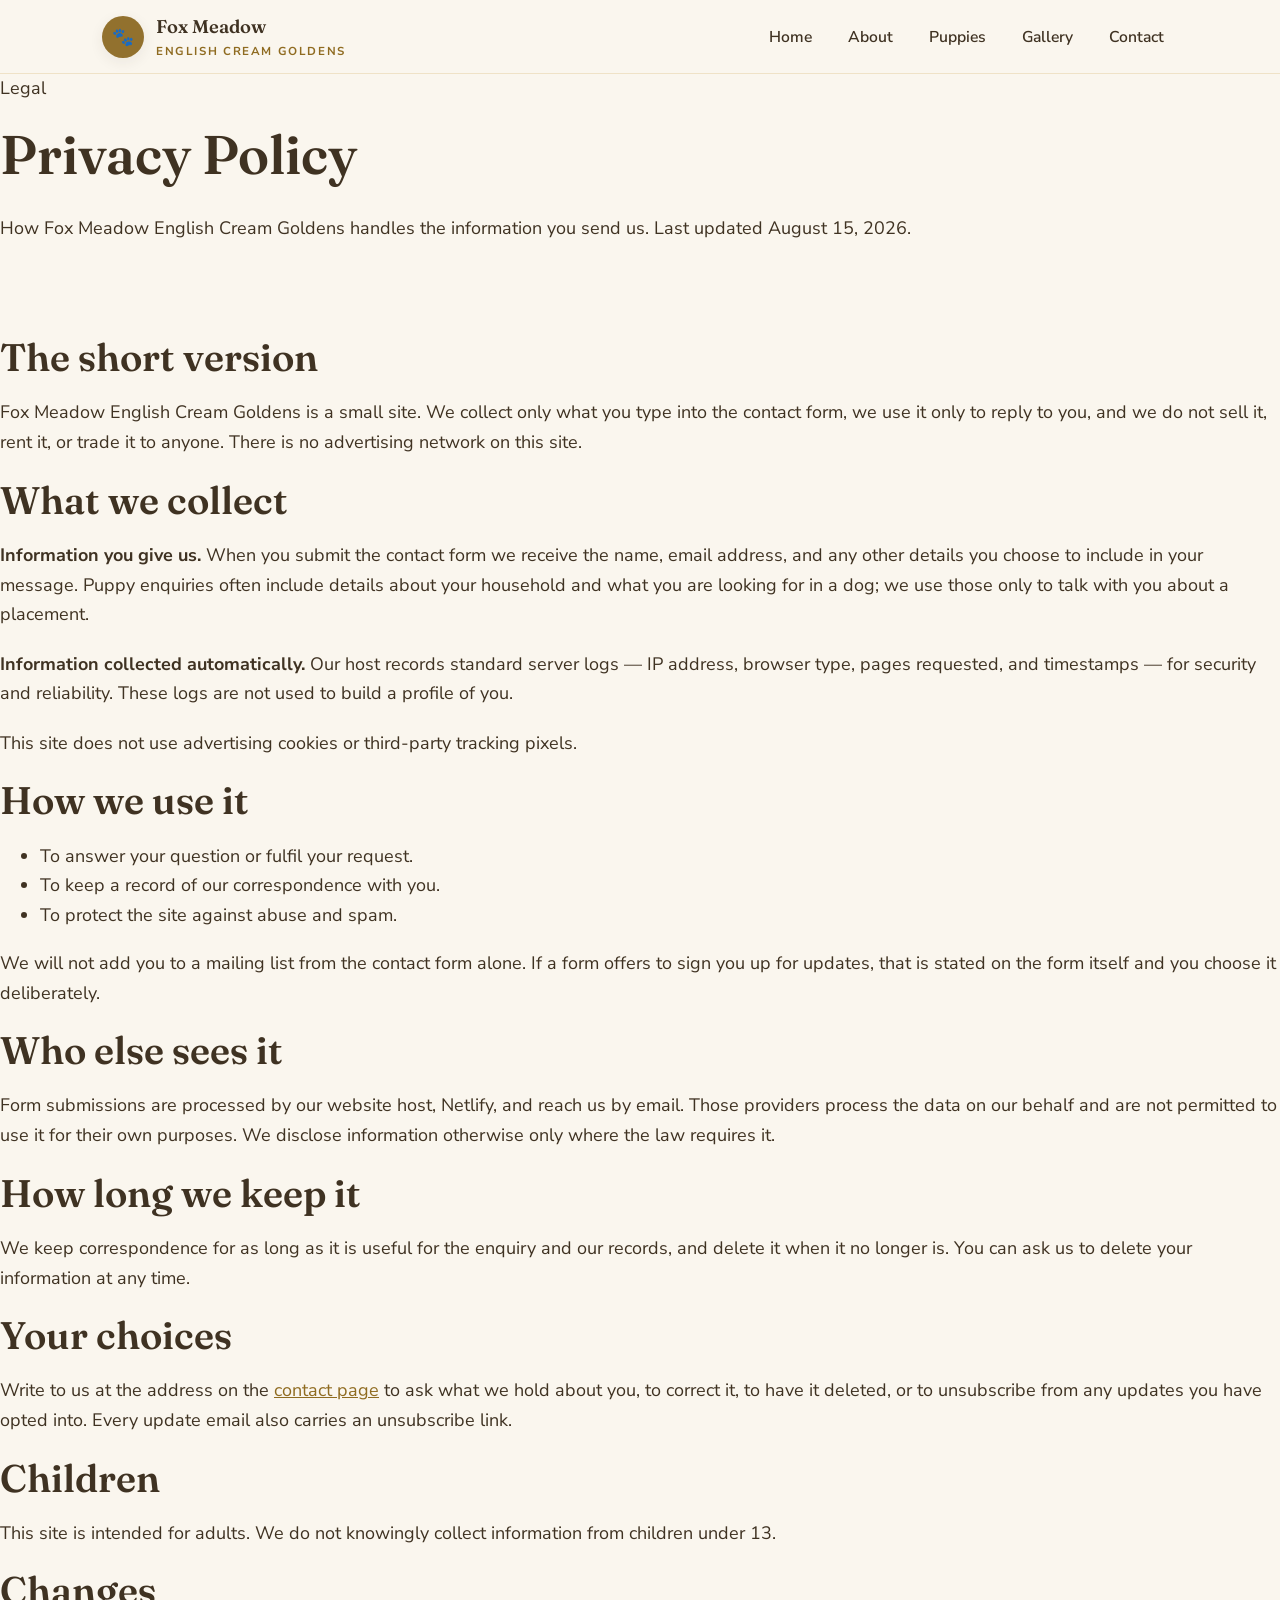
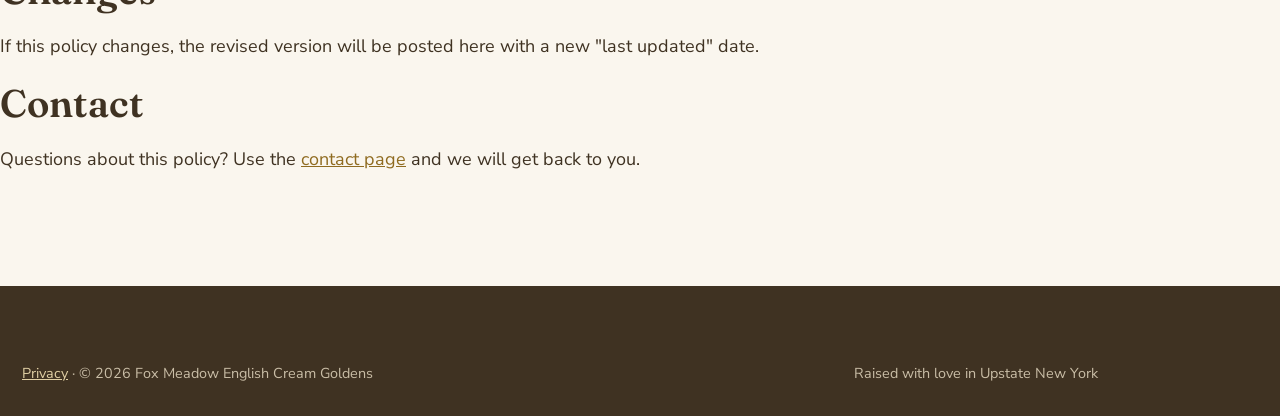
<file: privacy.html>
<!DOCTYPE html>
<html lang="en">
<head>
<meta charset="utf-8">
<meta name="viewport" content="width=device-width, initial-scale=1">
<meta name="description" content="How Fox Meadow English Cream Goldens handles the information you send us. We use your details only to talk with you about a puppy, and never sell them.">
  <title>Privacy Policy | Fox Meadow English Cream Goldens</title>
<meta name="robots" content="index, follow">
<link rel="icon" href="/favicon.svg" type="image/svg+xml">
<link rel="preconnect" href="https://fonts.googleapis.com">
<link rel="preconnect" href="https://fonts.gstatic.com" crossorigin>
<link href="https://fonts.googleapis.com/css2?family=Fraunces:opsz,wght@9..144,500;9..144,600;9..144,700&family=Nunito+Sans:wght@400;600;700;800&display=swap" rel="stylesheet">
<link rel="stylesheet" href="/styles.css?v=20260815b">
  <link rel="canonical" href="https://foxmeadowgoldens.com/privacy">
  <meta property="og:title" content="Privacy Policy | Fox Meadow English Cream Goldens">
  <meta property="og:description" content="How Fox Meadow English Cream Goldens handles the information you send us. We use your details only to talk with you about a puppy, and never sell them.">
  <meta property="og:type" content="website">
  <meta property="og:url" content="https://foxmeadowgoldens.com/privacy">
  <meta property="og:site_name" content="Fox Meadow English Cream Goldens">
  <meta property="og:image" content="https://foxmeadowgoldens.com/images/297217473_125051166911435_3986856135159464982_n.jpg">
  <meta name="twitter:card" content="summary_large_image">
</head>
<body>


  <a class="skip-link" href="#main">Skip to main content</a>
<header class="site-header">
  <nav class="nav" aria-label="Primary">
    <a class="brand" href="/"><span class="mark">🐾</span><span>Fox Meadow<small>English Cream Goldens</small></span></a>
    <ul class="nav-links" id="nav-links">
      <li><a href="/">Home</a></li>
      <li><a href="/about">About</a></li>
      <li><a href="/puppies">Puppies</a></li>
      <li><a href="/gallery">Gallery</a></li>
      <li><a href="/contact">Contact</a></li>
    </ul>
  </nav>
</header>

  <main id="main">
  <section class="pagehead">
    <div class="container">
      <p class="eyebrow">Legal</p>
      <h1>Privacy Policy</h1>
      <p>How Fox Meadow English Cream Goldens handles the information you send us. Last updated August 15, 2026.</p>
    </div>
  </section>

  <section class="section">
    <div class="container center-narrow prose">
      <h2>The short version</h2>
      <p>Fox Meadow English Cream Goldens is a small site. We collect only what you type into the contact form,
      we use it only to reply to you, and we do not sell it, rent it, or trade it to
      anyone. There is no advertising network on this site.</p>

      <h2>What we collect</h2>
      <p><strong>Information you give us.</strong> When you submit the contact form we
      receive the name, email address, and any other details you choose to include in
      your message. Puppy enquiries often include details about your household and what you are looking for in a dog; we use those only to talk with you about a placement.</p>
      <p><strong>Information collected automatically.</strong> Our host records standard
      server logs — IP address, browser type, pages requested, and timestamps — for
      security and reliability. These logs are not used to build a profile of you.</p>
      <p>This site does not use advertising cookies or third-party tracking pixels.</p>

      <h2>How we use it</h2>
      <ul>
        <li>To answer your question or fulfil your request.</li>
        <li>To keep a record of our correspondence with you.</li>
        <li>To protect the site against abuse and spam.</li>
      </ul>
      <p>We will not add you to a mailing list from the contact form alone. If a form
      offers to sign you up for updates, that is stated on the form itself and you
      choose it deliberately.</p>

      <h2>Who else sees it</h2>
      <p>Form submissions are processed by our website host, Netlify, and reach us by
      email. Those providers process the data on our behalf and are not permitted to
      use it for their own purposes. We disclose information otherwise only where the
      law requires it.</p>

      <h2>How long we keep it</h2>
      <p>We keep correspondence for as long as it is useful for the enquiry and our
      records, and delete it when it no longer is. You can ask us to delete your
      information at any time.</p>

      <h2>Your choices</h2>
      <p>Write to us at the address on the <a href="/contact">contact page</a> to ask
      what we hold about you, to correct it, to have it deleted, or to unsubscribe from
      any updates you have opted into. Every update email also carries an unsubscribe
      link.</p>

      <h2>Children</h2>
      <p>This site is intended for adults. We do not knowingly collect information from
      children under 13.</p>

      <h2>Changes</h2>
      <p>If this policy changes, the revised version will be posted here with a new
      "last updated" date.</p>

      <h2>Contact</h2>
      <p>Questions about this policy? Use the <a href="/contact">contact page</a> and
      we will get back to you.</p>
    </div>
  </section>
</main>


<footer class="site-footer">
  <div class="wrap footer-bottom" style="border:none;margin:0">
    <span><a href="/privacy">Privacy</a> &middot; © 2026 Fox Meadow English Cream Goldens</span>
    <span>Raised with love in Upstate New York</span>
  </div>
</footer>
</body>
</html>
</file>
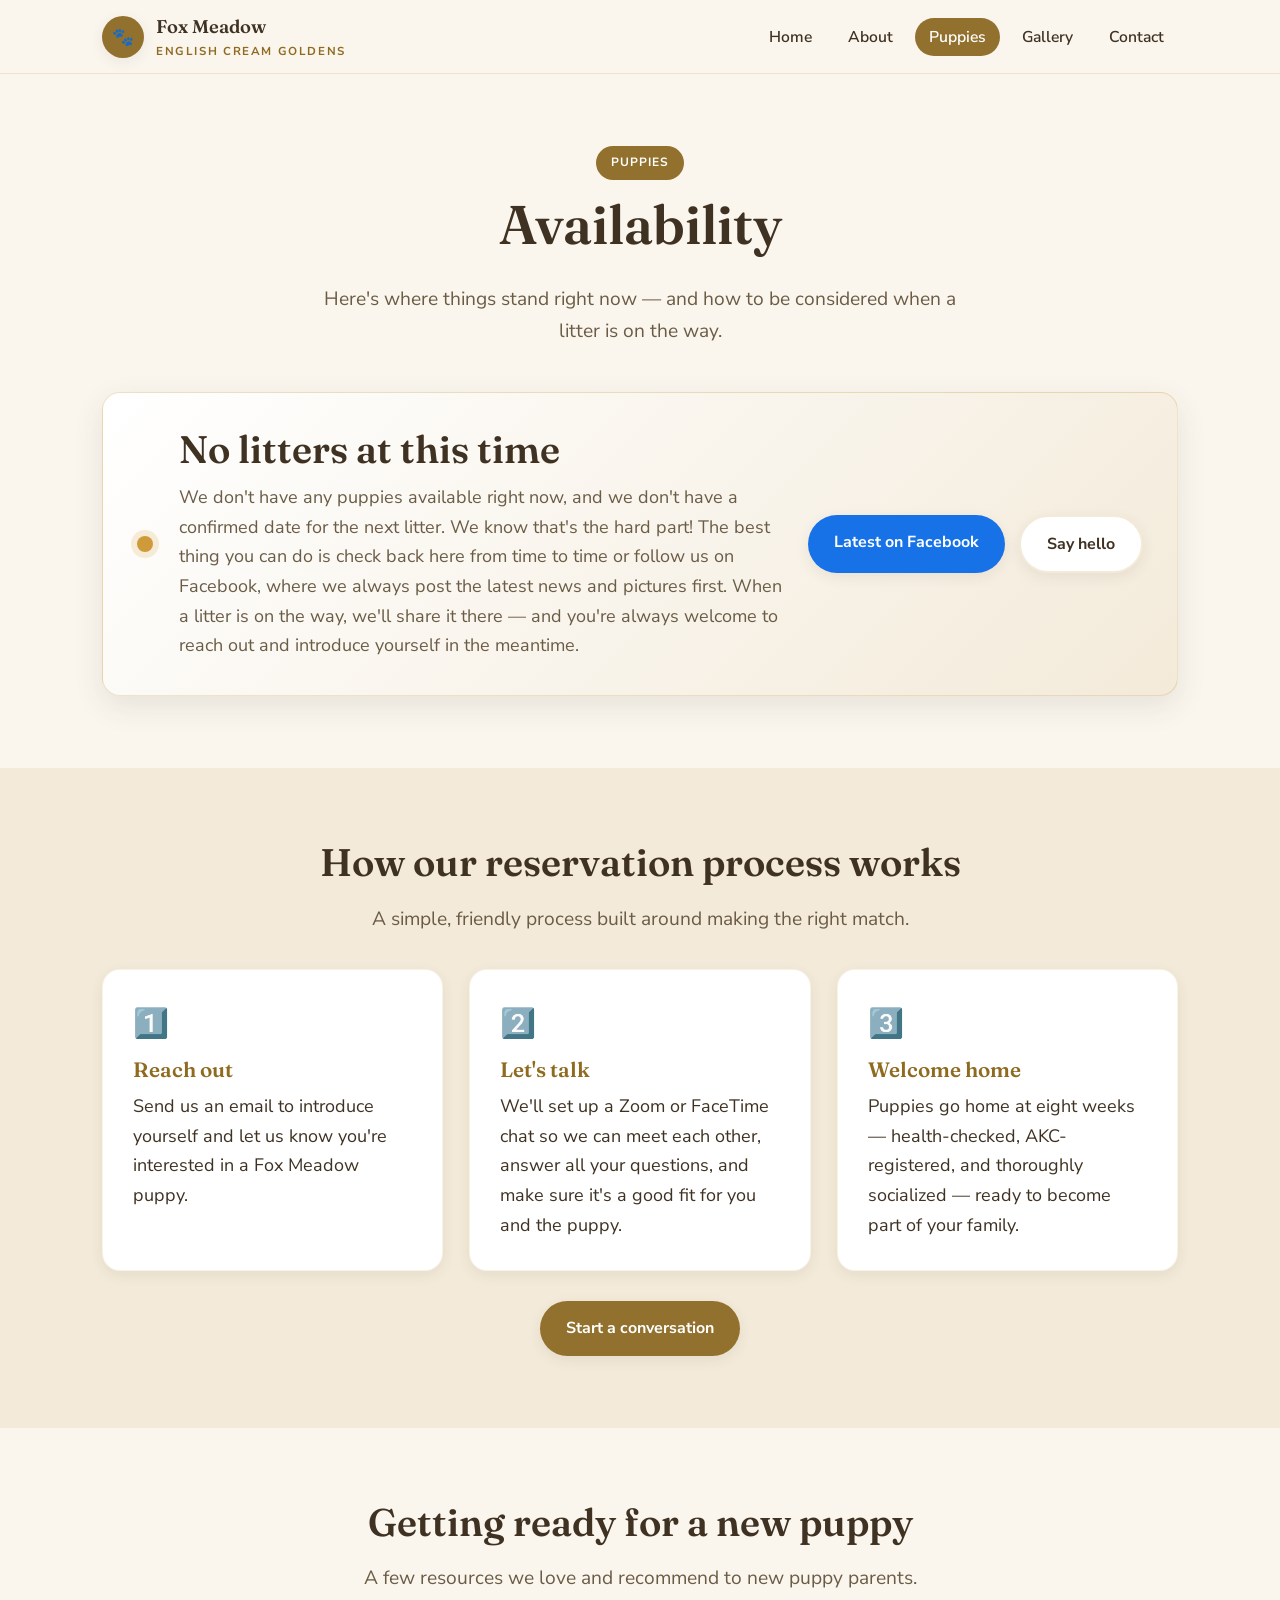
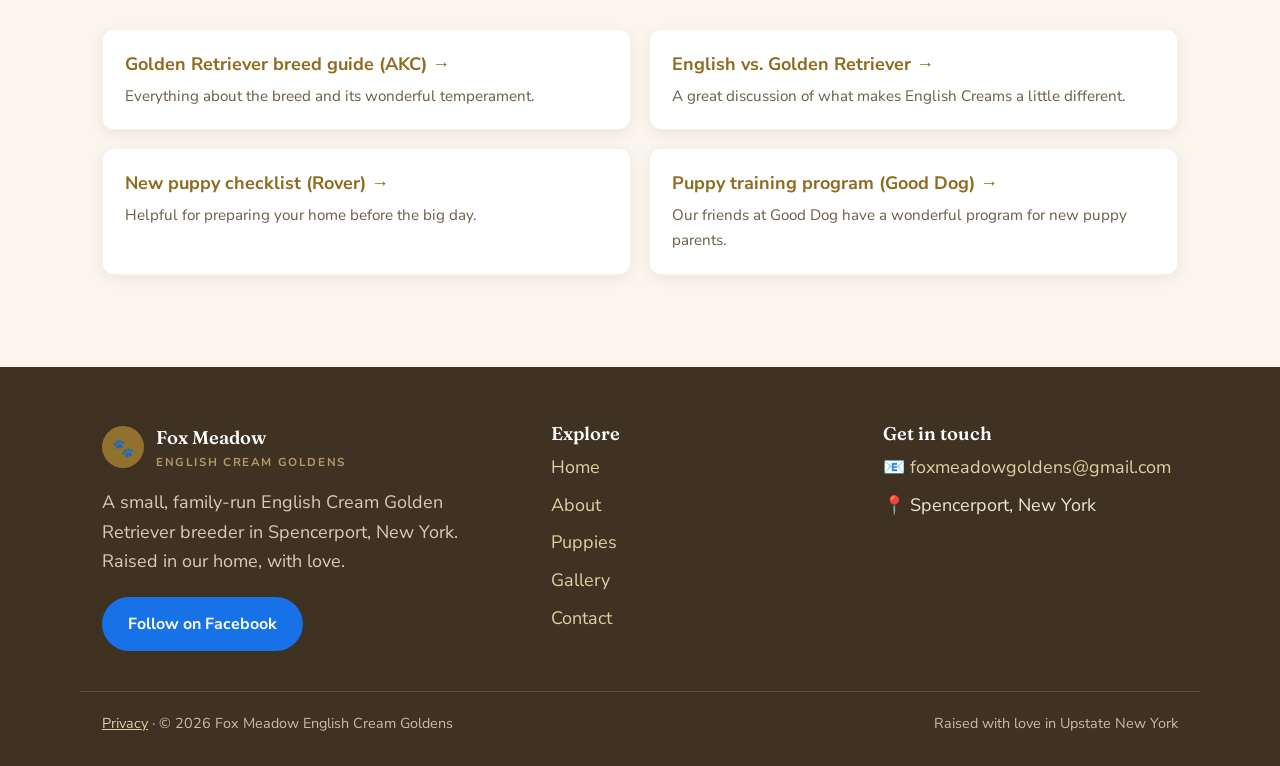
<file: puppies.html>
<!DOCTYPE html>
<html lang="en">
<head>
<meta charset="utf-8">
<meta name="viewport" content="width=device-width, initial-scale=1">
<title>Puppies &amp; Availability | Fox Meadow English Cream Goldens</title>
<meta name="description" content="Current and upcoming English Cream Golden Retriever litters at Fox Meadow in Spencerport, New York, plus how our reservation and placement process works.">
<link rel="icon" href="/favicon.svg" type="image/svg+xml">
<link rel="preconnect" href="https://fonts.googleapis.com">
<link rel="preconnect" href="https://fonts.gstatic.com" crossorigin>
<link href="https://fonts.googleapis.com/css2?family=Fraunces:opsz,wght@9..144,500;9..144,600;9..144,700&family=Nunito+Sans:wght@400;600;700;800&display=swap" rel="stylesheet">
<link rel="stylesheet" href="/styles.css?v=20260815b">
  <link rel="canonical" href="https://foxmeadowgoldens.com/puppies">
  <meta name="robots" content="index, follow, max-image-preview:large">
  <meta property="og:title" content="Puppies &amp; Availability | Fox Meadow English Cream Goldens">
  <meta property="og:description" content="Current and upcoming English Cream Golden Retriever litters at Fox Meadow in Spencerport, New York, plus how our reservation and placement process works.">
  <meta property="og:type" content="website">
  <meta property="og:url" content="https://foxmeadowgoldens.com/puppies">
  <meta property="og:site_name" content="Fox Meadow English Cream Goldens">
  <meta property="og:image" content="https://foxmeadowgoldens.com/images/297217473_125051166911435_3986856135159464982_n.jpg">
  <meta name="twitter:card" content="summary_large_image">
  <script type="application/ld+json">{"@context":"https://schema.org","@type":"LocalBusiness","@id":"https://foxmeadowgoldens.com/#business","name":"Fox Meadow English Cream Goldens","description":"A small, family-run breeder of AKC-registered English Cream Golden Retriever puppies, raised at home in Spencerport, New York.","url":"https://foxmeadowgoldens.com/","email":"foxmeadowgoldens@gmail.com","image":"https://foxmeadowgoldens.com/images/297217473_125051166911435_3986856135159464982_n.jpg","address":{"@type":"PostalAddress","addressLocality":"Spencerport","addressRegion":"NY","addressCountry":"US"},"areaServed":{"@type":"Country","name":"United States"},"knowsAbout":"English Cream Golden Retriever puppies","sameAs":["https://www.facebook.com/profile.php?id=100082196559091","https://maps.google.com/?cid=14799328737030072726","https://www.gooddog.com/breeders/fox-meadow-english-cream-goldens-new-york"]}</script>
  <script type="application/ld+json">{"@context":"https://schema.org","@type":"BreadcrumbList","itemListElement":[{"@type":"ListItem","position":1,"name":"Home","item":"https://foxmeadowgoldens.com/"},{"@type":"ListItem","position":2,"name":"Puppies & Availability","item":"https://foxmeadowgoldens.com/puppies"}]}</script>
</head>
<body>


  <a class="skip-link" href="#main">Skip to main content</a>
<header class="site-header">
  <nav class="nav" aria-label="Primary">
    <a class="brand" href="/"><span class="mark">🐾</span><span>Fox Meadow<small>English Cream Goldens</small></span></a>
    <button type="button" class="hamburger" aria-label="Menu" aria-expanded="false" aria-controls="nav-links"><span></span><span></span><span></span></button>
    <ul class="nav-links" id="nav-links">
      <li><a href="/">Home</a></li>
      <li><a href="/about">About</a></li>
      <li><a href="/puppies" class="active" aria-current="page">Puppies</a></li>
      <li><a href="/gallery">Gallery</a></li>
      <li><a href="/contact">Contact</a></li>
    </ul>
  </nav>
</header>

  <main id="main">

<section class="section" style="padding-bottom:24px">
  <div class="wrap center">
    <span class="kicker" style="background:var(--gold-btn);color:#fff;display:inline-block;padding:7px 15px;border-radius:999px;font-weight:700;letter-spacing:.08em;text-transform:uppercase;font-size:.75rem;margin-bottom:14px">Puppies</span>
    <h1>Availability</h1>
    <p class="lead">Here's where things stand right now — and how to be considered when a litter is on the way.</p>
  </div>
</section>

<!-- =============================================================
     LITTER STATUS  — THIS IS THE ONE BLOCK TO EDIT WHEN THINGS CHANGE.
     • No litter?  Leave the box below as-is.
     • New litter? Replace the <h2> and <p> text with the litter details
       (born date, how many males/females, when they'll be ready, etc.).
     ============================================================= -->
<section class="section" style="padding-top:0">
  <div class="wrap">
    <div class="status">
      <span class="dot"></span>
      <div class="status-body">
        <h2>No litters at this time</h2>
        <p>We don't have any puppies available right now, and we don't have a confirmed date for the next litter. We know that's the hard part! The best thing you can do is check back here from time to time or follow us on Facebook, where we always post the latest news and pictures first. When a litter is on the way, we'll share it there — and you're always welcome to reach out and introduce yourself in the meantime.</p>
      </div>
      <div class="btn-row">
        <a class="btn fb" href="https://www.facebook.com/profile.php?id=100082196559091" target="_blank" rel="noopener">Latest on Facebook</a>
        <a class="btn secondary" href="/contact">Say hello</a>
      </div>
    </div>
  </div>
</section>
<!-- ============ END LITTER STATUS ============ -->

<section class="section alt-bg">
  <div class="wrap">
    <div class="center" style="margin-bottom:34px">
      <h2>How our reservation process works</h2>
      <p class="lead">A simple, friendly process built around making the right match.</p>
    </div>
    <div class="grid three">
      <div class="card"><div class="icon">1️⃣</div><h3>Reach out</h3><p>Send us an email to introduce yourself and let us know you're interested in a Fox Meadow puppy.</p></div>
      <div class="card"><div class="icon">2️⃣</div><h3>Let's talk</h3><p>We'll set up a Zoom or FaceTime chat so we can meet each other, answer all your questions, and make sure it's a good fit for you and the puppy.</p></div>
      <div class="card"><div class="icon">3️⃣</div><h3>Welcome home</h3><p>Puppies go home at eight weeks — health-checked, AKC-registered, and thoroughly socialized — ready to become part of your family.</p></div>
    </div>
    <div class="center" style="margin-top:30px">
      <a class="btn" href="/contact">Start a conversation</a>
    </div>
  </div>
</section>

<section class="section">
  <div class="wrap">
    <div class="center" style="margin-bottom:34px">
      <h2>Getting ready for a new puppy</h2>
      <p class="lead">A few resources we love and recommend to new puppy parents.</p>
    </div>
    <ul class="res-list">
      <li><a href="https://www.akc.org/dog-breeds/golden-retriever/" target="_blank" rel="noopener">Golden Retriever breed guide (AKC) →</a><p>Everything about the breed and its wonderful temperament.</p></li>
      <li><a href="https://firsttimedogmom.com/english-retriever-vs-golden-retriever/" target="_blank" rel="noopener">English vs. Golden Retriever →</a><p>A great discussion of what makes English Creams a little different.</p></li>
      <li><a href="https://www.rover.com/blog/reviews/new-puppy-checklist/" target="_blank" rel="noopener">New puppy checklist (Rover) →</a><p>Helpful for preparing your home before the big day.</p></li>
      <li><a href="https://www.gooddog.com/puppy-training-program" target="_blank" rel="noopener">Puppy training program (Good Dog) →</a><p>Our friends at Good Dog have a wonderful program for new puppy parents.</p></li>
    </ul>
  </div>
</section>

</main>


<footer class="site-footer">
  <div class="wrap footer-grid">
    <div>
      <a class="brand" href="/" style="color:#fff"><span class="mark">🐾</span><span>Fox Meadow<small>English Cream Goldens</small></span></a>
      <p style="margin-top:16px;color:#d8ccb4">A small, family-run English Cream Golden Retriever breeder in Spencerport, New York. Raised in our home, with love.</p>
      <a class="btn fb" href="https://www.facebook.com/profile.php?id=100082196559091" target="_blank" rel="noopener">Follow on Facebook</a>
    </div>
    <div>
      <h3>Explore</h3>
      <ul>
        <li><a href="/">Home</a></li>
        <li><a href="/about">About</a></li>
        <li><a href="/puppies" aria-current="page">Puppies</a></li>
        <li><a href="/gallery">Gallery</a></li>
        <li><a href="/contact">Contact</a></li>
      </ul>
    </div>
    <div>
      <h3>Get in touch</h3>
      <ul>
        <li>📧 <a href="mailto:foxmeadowgoldens@gmail.com">foxmeadowgoldens@gmail.com</a></li>
        <li>📍 Spencerport, New York</li>
      </ul>
    </div>
  </div>
  <div class="wrap footer-bottom">
    <span><a href="/privacy">Privacy</a> &middot; © 2026 Fox Meadow English Cream Goldens</span>
    <span>Raised with love in Upstate New York</span>
  </div>
</footer>

  <script>
    var t = document.querySelector('.hamburger');
    var m = document.getElementById('nav-links');
    if (t && m) t.addEventListener('click', function () {
      var open = m.classList.toggle('open');
      t.setAttribute('aria-expanded', open);
    });
  </script>

</body>
</html>
</file>
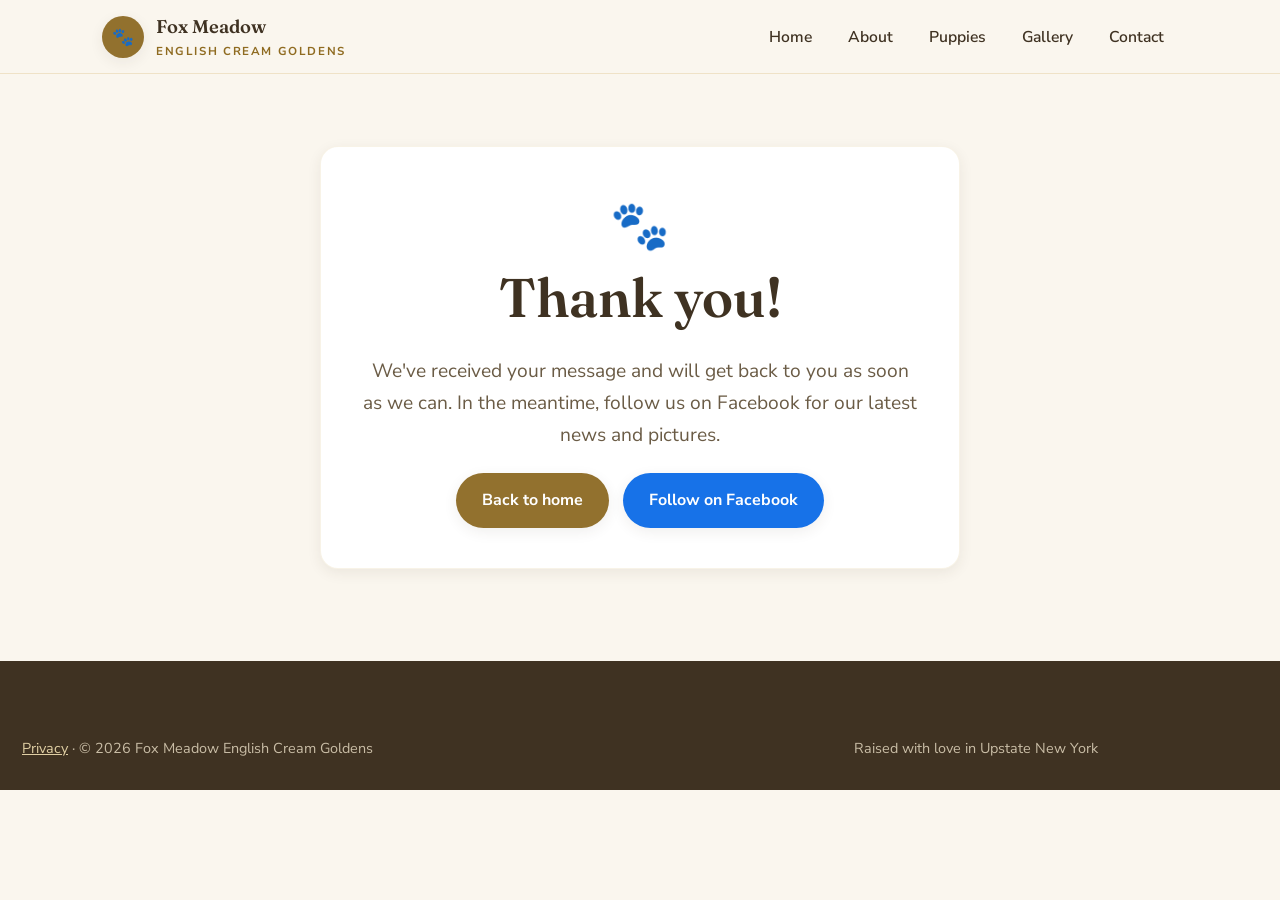
<file: thank-you.html>
<!DOCTYPE html>
<html lang="en">
<head>
<meta charset="utf-8">
<meta name="viewport" content="width=device-width, initial-scale=1">
<title>Thank You | Fox Meadow English Cream Goldens</title>
<meta name="robots" content="noindex, follow">
<link rel="icon" href="/favicon.svg" type="image/svg+xml">
<link rel="preconnect" href="https://fonts.googleapis.com">
<link rel="preconnect" href="https://fonts.gstatic.com" crossorigin>
<link href="https://fonts.googleapis.com/css2?family=Fraunces:opsz,wght@9..144,500;9..144,600;9..144,700&family=Nunito+Sans:wght@400;600;700;800&display=swap" rel="stylesheet">
<link rel="stylesheet" href="/styles.css?v=20260815b">
  <link rel="canonical" href="https://foxmeadowgoldens.com/thank-you">
  <meta property="og:title" content="Thank You | Fox Meadow English Cream Goldens">
  <meta property="og:description" content="">
  <meta property="og:type" content="website">
  <meta property="og:url" content="https://foxmeadowgoldens.com/thank-you">
  <meta property="og:site_name" content="Fox Meadow English Cream Goldens">
  <meta property="og:image" content="https://foxmeadowgoldens.com/images/297217473_125051166911435_3986856135159464982_n.jpg">
  <meta name="twitter:card" content="summary_large_image">
</head>
<body>


  <a class="skip-link" href="#main">Skip to main content</a>
<header class="site-header">
  <nav class="nav" aria-label="Primary">
    <a class="brand" href="/"><span class="mark">🐾</span><span>Fox Meadow<small>English Cream Goldens</small></span></a>
    <ul class="nav-links" id="nav-links">
      <li><a href="/">Home</a></li>
      <li><a href="/about">About</a></li>
      <li><a href="/puppies">Puppies</a></li>
      <li><a href="/gallery">Gallery</a></li>
      <li><a href="/contact">Contact</a></li>
    </ul>
  </nav>
</header>

  <main id="main">

<section class="section">
  <div class="wrap">
    <div class="soft-panel center" style="max-width:640px;margin:0 auto">
      <div style="font-size:3rem">🐾</div>
      <h1>Thank you!</h1>
      <p class="lead">We've received your message and will get back to you as soon as we can. In the meantime, follow us on Facebook for our latest news and pictures.</p>
      <div class="btn-row center" style="margin-top:22px">
        <a class="btn" href="/">Back to home</a>
        <a class="btn fb" href="https://www.facebook.com/profile.php?id=100082196559091" target="_blank" rel="noopener">Follow on Facebook</a>
      </div>
    </div>
  </div>
</section>

</main>


<footer class="site-footer">
  <div class="wrap footer-bottom" style="border:none;margin:0">
    <span><a href="/privacy">Privacy</a> &middot; © 2026 Fox Meadow English Cream Goldens</span>
    <span>Raised with love in Upstate New York</span>
  </div>
</footer>
</body>
</html>
</file>
<file: styles.css>
/* =========================================================
   Fox Meadow English Cream Goldens — site styles
   Warm cream + gold theme. One stylesheet for the whole site.
   ========================================================= */

:root{
  --cream:#faf6ee;
  --cream-2:#f3ead9;
  --gold:#c69a3f;
  --gold-deep:#8f6b20;   /* AA on cream/white */
  --gold-btn:#92712e;    /* button fill w/ white text (AA) */
  --brown:#3f3222;
  --brown-soft:#6b5c46;
  --green:#5f6f52;
  --white:#ffffff;
  --shadow:0 10px 30px rgba(63,50,34,.10);
  --shadow-sm:0 4px 14px rgba(63,50,34,.08);
  --radius:18px;
  --radius-sm:12px;
  --maxw:1120px;
}

*{box-sizing:border-box;}
html{scroll-behavior:smooth;}
body{
  margin:0;
  font-family:"Nunito Sans",-apple-system,BlinkMacSystemFont,"Segoe UI",Roboto,Helvetica,Arial,sans-serif;
  color:var(--brown);
  background:var(--cream);
  line-height:1.65;
  font-size:18px;
}
h1,h2,h3,h4{
  font-family:"Fraunces","Georgia",serif;
  color:var(--brown);
  line-height:1.15;
  font-weight:600;
  margin:0 0 .5em;
}
h1{font-size:clamp(2.1rem,5vw,3.4rem);}
h2{font-size:clamp(1.6rem,3.5vw,2.4rem);}
h3{font-size:1.3rem;}
p{margin:0 0 1.1em;}
a{color:var(--gold-deep);text-decoration:none;}
a:hover{text-decoration:underline;}
img{max-width:100%;display:block;}

.wrap{max-width:var(--maxw);margin:0 auto;padding:0 22px;}
.section{padding:72px 0;}
.section.tight{padding:48px 0;}
.center{text-align:center;}
.lead{font-size:1.2rem;color:var(--brown-soft);max-width:640px;}
.center .lead{margin-left:auto;margin-right:auto;}

/* ---------- Buttons ---------- */
.btn{
  display:inline-block;
  background:var(--gold-btn);
  color:#fff;
  padding:14px 26px;
  border-radius:999px;
  font-weight:700;
  font-size:1rem;
  box-shadow:var(--shadow-sm);
  transition:transform .15s ease, background .15s ease;
  border:none;cursor:pointer;
}
.btn:hover{background:#7d6028;text-decoration:none;transform:translateY(-2px);}
.btn.secondary{background:#fff;color:var(--brown);border:2px solid var(--cream-2);}
.btn.secondary:hover{background:var(--cream-2);color:var(--brown);}
.btn.fb{background:#1772e8;color:#fff;}
.btn.fb:hover{background:#0f5ecb;}
.btn-row{display:flex;gap:14px;flex-wrap:wrap;}
.center .btn-row{justify-content:center;}

/* ---------- Header / nav ---------- */
.site-header{
  position:sticky;top:0;z-index:50;
  background:rgba(250,246,238,.92);
  backdrop-filter:saturate(140%) blur(8px);
  border-bottom:1px solid rgba(198,154,63,.22);
}
.nav{
  max-width:var(--maxw);margin:0 auto;padding:12px 22px;
  display:flex;align-items:center;justify-content:space-between;gap:16px;
}
.brand{display:flex;align-items:center;gap:12px;font-family:"Fraunces",serif;font-weight:600;color:var(--brown);font-size:1.15rem;}
.brand:hover{text-decoration:none;}
.brand .mark{
  width:42px;height:42px;border-radius:50%;
  background:var(--gold-btn);color:#fff;display:grid;place-items:center;
  font-weight:700;font-size:1.1rem;box-shadow:var(--shadow-sm);flex:none;
}
.brand small{display:block;font-family:"Nunito Sans",sans-serif;font-size:.72rem;letter-spacing:.14em;text-transform:uppercase;color:var(--gold-deep);font-weight:700;}
.nav-links{display:flex;align-items:center;gap:8px;list-style:none;margin:0;padding:0;}
.nav-links a{
  color:var(--brown);font-weight:600;padding:8px 14px;border-radius:999px;font-size:.98rem;
}
.nav-links a:hover{background:var(--cream-2);text-decoration:none;}
.nav-links a.active{background:var(--gold-btn);color:#fff;}
.nav-toggle{display:none;}
.hamburger{display:none;cursor:pointer;padding:8px;border-radius:10px;background:none;border:0;line-height:0;}
.hamburger span{display:block;width:24px;height:2px;background:var(--brown);margin:5px 0;border-radius:2px;transition:.2s;}

/* ---------- Hero ---------- */
.hero{
  position:relative;
  min-height:min(74vh,620px);
  display:flex;align-items:center;
  background:var(--cream-2);
  overflow:hidden;
}
.hero .hero-img{position:absolute;inset:0;width:100%;height:100%;object-fit:cover;}
.hero .overlay{position:absolute;inset:0;background:linear-gradient(90deg,rgba(35,26,14,.72) 0%,rgba(35,26,14,.42) 45%,rgba(35,26,14,.15) 100%);}
.hero .hero-inner{position:relative;z-index:2;max-width:var(--maxw);margin:0 auto;padding:60px 22px;color:#fff;width:100%;}
.hero h1{color:#fff;max-width:14ch;text-shadow:0 2px 20px rgba(0,0,0,.35);}
.hero .kicker{display:inline-block;background:var(--gold-btn);color:#fff;font-weight:700;letter-spacing:.08em;text-transform:uppercase;font-size:.75rem;padding:7px 15px;border-radius:999px;margin-bottom:18px;}
.hero p{color:#fdf7ec;font-size:1.25rem;max-width:44ch;text-shadow:0 1px 12px rgba(0,0,0,.4);}

/* ---------- Status banner ---------- */
.status{
  background:linear-gradient(135deg,#fff 0%,var(--cream-2) 100%);
  border:1px solid rgba(198,154,63,.28);
  border-radius:var(--radius);
  box-shadow:var(--shadow);
  padding:34px 34px;
  display:flex;gap:26px;align-items:center;flex-wrap:wrap;
}
.status .dot{width:16px;height:16px;border-radius:50%;background:#cf9a3a;box-shadow:0 0 0 6px rgba(207,154,58,.18);flex:none;}
.status .status-body{flex:1;min-width:260px;}
.status h2{margin-bottom:.3em;}
.status p{margin-bottom:0;color:var(--brown-soft);}

/* ---------- Cards / grid ---------- */
.grid{display:grid;gap:26px;}
.grid.two{grid-template-columns:repeat(2,1fr);}
.grid.three{grid-template-columns:repeat(3,1fr);}
.card{
  background:#fff;border-radius:var(--radius);padding:30px;box-shadow:var(--shadow-sm);
  border:1px solid rgba(198,154,63,.12);
}
.card h3{color:var(--gold-deep);}
.card p:last-child{margin-bottom:0;}
.icon{font-size:1.8rem;margin-bottom:10px;}

/* split content w/ image */
.split{display:grid;grid-template-columns:1.05fr .95fr;gap:44px;align-items:center;}
.split.rev .txt{order:2;}
.split .media img{border-radius:var(--radius);box-shadow:var(--shadow);width:100%;object-fit:cover;aspect-ratio:4/3;}
.split .media.portrait img{aspect-ratio:3/4;}

.alt-bg{background:var(--cream-2);}
.soft-panel{background:#fff;border-radius:var(--radius);box-shadow:var(--shadow-sm);padding:40px;border:1px solid rgba(198,154,63,.12);}

/* featured photo strip */
.photo-strip{display:grid;grid-template-columns:repeat(4,1fr);gap:16px;}
.photo-strip a{border-radius:var(--radius-sm);overflow:hidden;box-shadow:var(--shadow-sm);display:block;}
.photo-strip img{aspect-ratio:1/1;object-fit:cover;width:100%;transition:transform .3s ease;}
.photo-strip a:hover img{transform:scale(1.06);}

/* ---------- Gallery ---------- */
.gallery{columns:4;column-gap:16px;}
.gallery a{display:block;margin:0 0 16px;break-inside:avoid;border-radius:var(--radius-sm);overflow:hidden;box-shadow:var(--shadow-sm);}
.gallery img{width:100%;transition:transform .3s ease, filter .3s ease;background:var(--cream-2);}
.gallery a:hover img{transform:scale(1.03);filter:brightness(1.03);}

/* lightbox */
.lb{position:fixed;inset:0;background:rgba(28,22,12,.92);display:none;align-items:center;justify-content:center;z-index:100;padding:24px;}
.lb.open{display:flex;}
.lb img{max-width:92vw;max-height:88vh;border-radius:10px;box-shadow:0 20px 60px rgba(0,0,0,.5);}
.lb .close{position:absolute;top:20px;right:26px;color:#fff;font-size:2.4rem;cursor:pointer;line-height:1;background:none;border:none;}
.lb .nav-btn{position:absolute;top:50%;transform:translateY(-50%);background:rgba(255,255,255,.14);border:none;color:#fff;font-size:2rem;width:54px;height:54px;border-radius:50%;cursor:pointer;}
.lb .prev{left:20px;} .lb .next{right:20px;}
.lb .nav-btn:hover{background:rgba(255,255,255,.28);}

/* ---------- Contact ---------- */
.contact-grid{display:grid;grid-template-columns:1fr 1fr;gap:44px;align-items:start;}
.contact-cards{display:grid;gap:18px;}
.contact-card{display:flex;gap:16px;align-items:flex-start;background:#fff;border-radius:var(--radius-sm);padding:20px 22px;box-shadow:var(--shadow-sm);border:1px solid rgba(198,154,63,.12);}
.contact-card .ic{font-size:1.5rem;flex:none;}
.contact-card .l{font-weight:700;color:var(--brown);margin-bottom:2px;}
.contact-card a{font-size:1.05rem;}
form label{display:block;font-weight:700;margin:0 0 6px;font-size:.95rem;}
form .field{margin-bottom:18px;}
form input,form textarea{
  width:100%;padding:13px 15px;border:1.5px solid #e6dcc8;border-radius:12px;
  font:inherit;background:#fff;color:var(--brown);
}
form input:focus,form textarea:focus{outline:none;border-color:var(--gold);box-shadow:0 0 0 3px rgba(198,154,63,.16);}
form textarea{min-height:130px;resize:vertical;}

/* ---------- Resources ---------- */
.res-list{display:grid;grid-template-columns:repeat(2,1fr);gap:18px;list-style:none;padding:0;margin:0;}
.res-list li{background:#fff;border-radius:var(--radius-sm);padding:20px 22px;box-shadow:var(--shadow-sm);border:1px solid rgba(198,154,63,.12);}
.res-list a{font-weight:700;}
.res-list p{margin:.3em 0 0;font-size:.95rem;color:var(--brown-soft);}

/* ---------- Footer ---------- */
.site-footer{background:var(--brown);color:#efe6d4;padding:56px 0 30px;margin-top:20px;}
.site-footer a{color:#f0d79a;}
.footer-grid{display:grid;grid-template-columns:1.4fr 1fr 1fr;gap:36px;}
.site-footer :is(h2,h3,h4){color:#fff;font-size:1.15rem;}
.site-footer .brand{color:#fff;}
.site-footer .brand .mark{background:var(--gold-btn);}
.site-footer ul{list-style:none;padding:0;margin:0;}
.site-footer li{margin-bottom:8px;}
.footer-bottom{border-top:1px solid rgba(255,255,255,.14);margin-top:40px;padding-top:20px;font-size:.9rem;color:#c9bda6;display:flex;justify-content:space-between;flex-wrap:wrap;gap:10px;}

/* ---------- Responsive ---------- */
@media(max-width:900px){
  .split{grid-template-columns:1fr;gap:28px;}
  .split.rev .txt{order:0;}
  .contact-grid{grid-template-columns:1fr;}
  .grid.three{grid-template-columns:1fr 1fr;}
  .gallery{columns:3;}
  .footer-grid{grid-template-columns:1fr 1fr;}
}
@media(max-width:640px){
  body{font-size:17px;}
  .section{padding:52px 0;}
  .nav-links{
    position:absolute;top:100%;left:0;right:0;
    background:var(--cream);flex-direction:column;align-items:stretch;
    gap:0;padding:8px 14px 16px;box-shadow:var(--shadow);
    display:none;border-bottom:1px solid rgba(198,154,63,.22);
  }
  .nav-links a{padding:12px 14px;border-radius:10px;}
  .nav-links.open{display:flex;}
  .hamburger{display:block;}
  .grid.two,.grid.three,.res-list{grid-template-columns:1fr;}
  .photo-strip{grid-template-columns:1fr 1fr;}
  .gallery{columns:2;}
  .footer-grid{grid-template-columns:1fr;}
  .status{padding:26px;}
}

/* ---------- Accessibility: skip link ---------- */
.skip-link{position:absolute;left:-9999px;top:0;z-index:1000;padding:12px 18px;
  background:#fff;color:#111;font-weight:700;text-decoration:none;
  border:2px solid currentColor;border-radius:0 0 8px 0}
.skip-link:focus{left:0}
:focus-visible{outline:3px solid currentColor;outline-offset:2px}

.h-card{font-size:1.3rem;}

/* Footer brand mark sits on brown: lighten the sub-label to meet AA. */
.site-footer .brand small{color:#b29a67}
.site-footer a:not(.btn){color:#e0cfa4}
.site-footer a:not(.btn):hover{color:#f0e5c9}

/* Links inside running text must not rely on colour alone (WCAG 1.4.1). */
p a, .prose li a, blockquote a, figcaption a, .form-note a{text-decoration:underline}
.btn, .nav-links a, .site-footer nav a{text-decoration:none}

.site-footer .footer-bottom a, .site-footer-bottom a, footer span a{text-decoration:underline}

/* Buttons keep their own colour wherever they sit, including the dark footer. */
.site-footer .btn, .site-footer .btn.fb{color:#fff}

/* ---------- Responsive safety net ----------
   Grid and flex children default to min-width:auto, so a wide child (a long word,
   a nowrap label, a fixed-width image) can force a track wider than the viewport
   and scroll the whole page sideways. These caps stop that at the source. */
.grid-2 > *, .grid-3 > *, .form-grid > *, .hero__grid > *,
[class*="-grid"] > * { min-width: 0; }
img, video, iframe, table { max-width: 100%; }
input, select, textarea { max-width: 100%; box-sizing: border-box; }
select { width: 100%; }
pre, code { overflow-wrap: anywhere; }

/* Two-up field rows must stack on narrow screens. */
.pair-grid { display: grid; grid-template-columns: 1fr 1fr; }
@media (max-width: 560px) { .pair-grid { grid-template-columns: 1fr; } }

/* ---------- Intrinsic image dimensions: preserve aspect ratio ----------
   The width/height attributes we set to stop layout shift are also
   presentational hints, so a CSS rule that sets only `width` leaves the
   attribute height in force and squashes the image. :where() gives this
   zero specificity, so it overrides the presentational hint but still
   loses to any real rule that sets height on purpose. */
:where(img[width][height]) { height: auto; }
</file>
